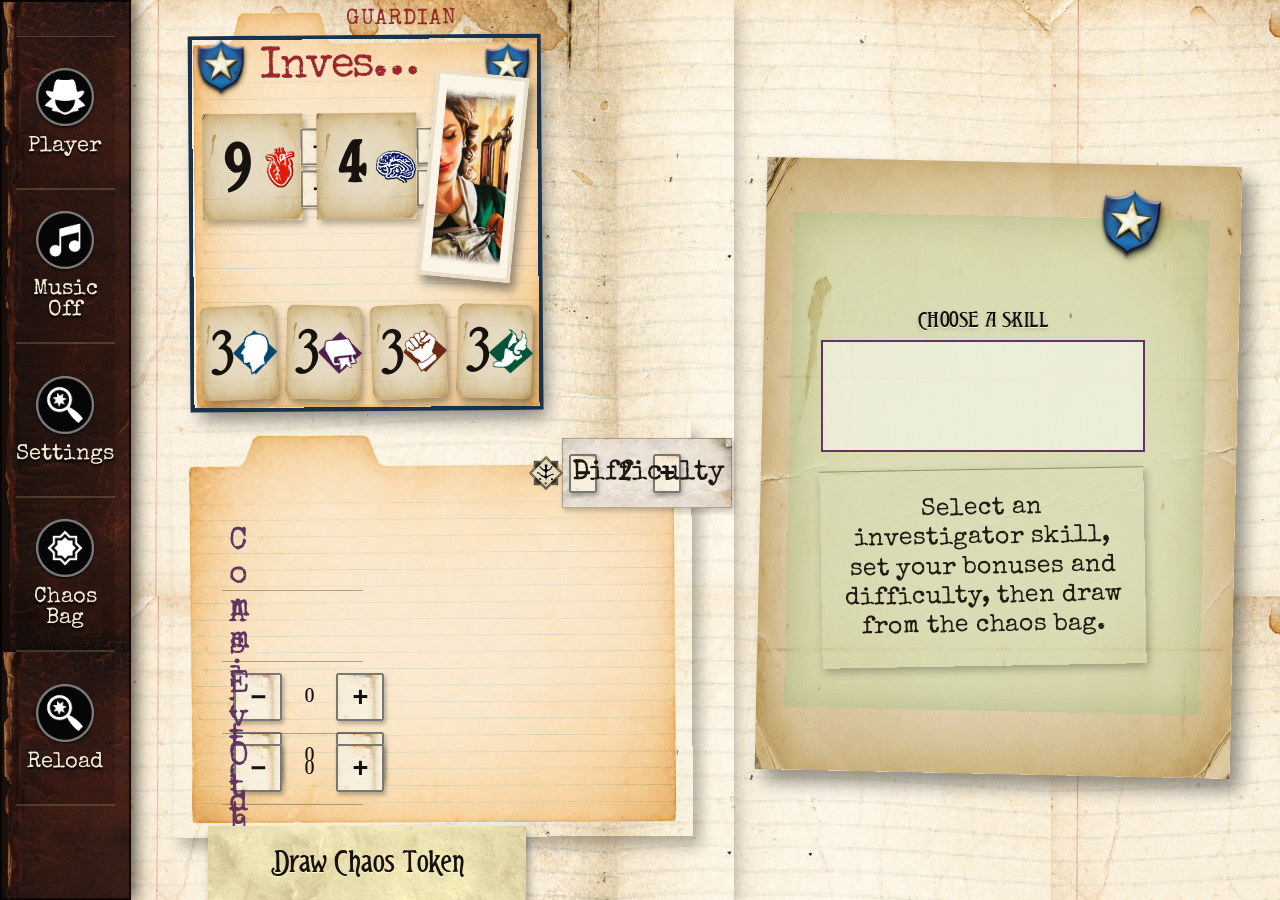
<file: arkham.html>
<!doctype html>
<html lang="en">
<head>
  <meta charset="utf-8">
  <meta name="viewport" content="width=device-width, initial-scale=1, maximum-scale=1, user-scalable=no, viewport-fit=cover">
  <title>Arkham Horror LCG — Skill Test Calculator</title>
  <link rel="icon" type="image/png" href="images/icons/favicon.png">
  <style>
    @import url('https://fonts.googleapis.com/css2?family=Alegreya+Sans:wght@400;500;600;700&family=Special+Elite&display=swap');
    @font-face { font-family: Teutonic; src: url('fonts/Teutonic.woff2') format('woff2'), url('fonts/Teutonic.woff') format('woff'); font-display:swap; }
    :root { --paper:#eee6cf; --ink:#16110d; --line:#3a2e23; --blue:#1a334d; --gold:#bd9a50; --green:#1c6a39; --red:#8b2025; --muted:#675846; }
    * { box-sizing:border-box; -webkit-tap-highlight-color:transparent; }
    html { min-height:100%; -webkit-text-size-adjust:100%; }
    body { margin:0; min-width:320px; height:100dvh; overflow:hidden; color:var(--ink); font:500 18px/1.2 'Alegreya Sans', sans-serif; background:#0a0b0d radial-gradient(circle at center, transparent 30%, rgba(0,0,0,.58)), url('images/textures/paper01.png') center / cover fixed; }
    button,input,select { font:inherit; }
    button { cursor:pointer; touch-action:manipulation; }
    .app { max-width:1500px; height:100dvh; margin:auto; padding:clamp(7px,1vw,16px); display:flex; flex-direction:column; overflow:hidden; }
    .masthead { display:none; }
    .save-bar { display:grid; grid-template-columns:minmax(140px,1fr) auto minmax(150px,1fr) auto auto; gap:7px; align-items:center; margin-top:10px; padding:8px; color:#f8f0dc; background:rgba(10,12,16,.78) url('images/textures/leather.png') center / cover; border:1px solid rgba(245,231,196,.35); }
    .save-bar input,.save-bar select { min-height:42px; border:1px solid rgba(245,231,196,.55); color:#fff8e7; background:rgba(0,0,0,.38); font:normal .82rem 'Special Elite',monospace; }
    .save-bar button { min-height:42px; padding:6px 11px; border:1px solid rgba(245,231,196,.55); color:#fff8e7; background:rgba(0,0,0,.32); font:normal .82rem 'Special Elite',monospace; }
    .layout { flex:1; min-height:0; display:grid; grid-template-columns:minmax(390px,1.08fr) minmax(320px,.92fr); gap:14px; margin-top:10px; overflow:hidden; }
    .panel { min-width:0; min-height:0; padding:clamp(11px,1.4vw,18px); overflow:hidden; background:rgba(245,240,224,.96) url('images/textures/paper01.png') 0 0 / cover; border:2px solid var(--line); box-shadow:3px 5px 14px rgba(0,0,0,.35); }
    .panel h2 { margin:0 0 12px; font:normal clamp(1.35rem,2.3vw,2rem) Teutonic,serif; }
    .panel h3 { margin:14px 0 7px; font:normal clamp(1.25rem,1.8vw,1.6rem) Teutonic,serif; letter-spacing:.02em; text-transform:uppercase; }
    .investigators { display:grid; grid-template-columns:repeat(2,minmax(0,1fr)); gap:10px; }
    .investigator { --investigator-color:var(--blue); padding:10px; border:2px solid var(--investigator-color); background:rgba(255,252,239,.62); }
    .investigator.selected { border-width:4px; outline:3px solid color-mix(in srgb,var(--investigator-color) 48%,#f9efd5); outline-offset:3px; box-shadow:inset 0 0 0 2px rgba(255,255,255,.7),0 0 15px color-mix(in srgb,var(--investigator-color) 60%,transparent); }
    .investigator-select { width:100%; min-height:58px; border:0; color:#fff8e7; background:var(--investigator-color); font:normal 1.32rem Teutonic,serif; }
    .investigator-summary { width:100%; min-height:132px; padding:10px; border:0; color:#fff8e7; background:linear-gradient(rgba(0,0,0,.27),rgba(0,0,0,.27)),color-mix(in srgb,var(--investigator-color) 88%,#10100d); text-align:left; text-shadow:0 1px 2px #000; }
    .investigator-summary-top { display:grid; grid-template-columns:1fr 48px; gap:7px; align-items:center; }
    .investigator-summary-name { overflow:hidden; text-overflow:ellipsis; white-space:nowrap; font:normal clamp(1.45rem,2.4vw,2rem) Teutonic,serif; }
    .investigator-summary-badge { width:48px; height:48px; object-fit:contain; filter:drop-shadow(0 2px 2px rgba(0,0,0,.45)); }
    .investigator-summary-skills { display:grid; grid-template-columns:repeat(4,minmax(0,1fr)); gap:4px; margin-top:9px; }
    .investigator-summary-skill { display:grid; grid-template-columns:25px 1fr; align-items:center; gap:2px; min-width:0; padding:3px; border:1px solid rgba(255,245,215,.42); background:rgba(0,0,0,.35); }
    .investigator-summary-skill img { width:24px; height:24px; object-fit:contain; }
    .investigator-summary-skill strong { text-align:center; font:normal 1.35rem Teutonic,serif; }
    .investigator-summary:active { transform:scale(.985); }
    .investigator-details { display:grid; grid-template-columns:1fr; gap:7px; margin-top:8px; }
    .investigator-name { min-width:0; min-height:42px; padding:5px 8px; border:1px solid var(--investigator-color); color:var(--ink); background:rgba(255,255,255,.68); font:600 1rem 'Alegreya Sans',Arial,sans-serif; }
    .investigator-color { width:48px; height:42px; padding:3px; border:1px solid var(--investigator-color); background:#fffaf0; }
    .class-picker { display:grid; grid-template-columns:repeat(5,minmax(0,1fr)); gap:4px; }
    .class-choice { display:grid; place-items:center; min-height:39px; padding:3px; border:1px solid rgba(58,46,35,.55); background:rgba(255,255,255,.6); }
    .class-choice img { width:30px; height:30px; object-fit:contain; }
    .class-choice.selected { border:2px solid var(--investigator-color); background:color-mix(in srgb,var(--investigator-color) 22%,#fff8e9); box-shadow:inset 0 0 7px color-mix(in srgb,var(--investigator-color) 48%,transparent); }
    .stat-grid { display:grid; grid-template-columns:repeat(2,minmax(0,1fr)); gap:8px; margin-top:10px; }
    .stat-input { display:grid; grid-template-columns:31px 42px minmax(30px,1fr) 42px; align-items:center; gap:5px; min-height:58px; padding:5px 6px; border:1px solid #80715e; background:rgba(255,255,255,.48); }
    .stat-input img { width:31px; height:31px; object-fit:contain; }
    .stat-input input { width:100%; min-width:0; border:0; outline:0; color:var(--ink); background:transparent; text-align:center; font:normal 1.75rem Teutonic,serif; }
    .stat-input button { width:42px; height:42px; border:1px solid var(--line); border-radius:4px; color:var(--ink); background:rgba(255,250,240,.88) url('images/textures/paper01.png') center / cover; font:bold 1.35rem Arial,sans-serif; }
    .skill-will { border-color:#1a4f78 !important; background-color:rgba(26,79,120,.15) !important; } .skill-intellect { border-color:#693b73 !important; background-color:rgba(105,59,115,.15) !important; } .skill-combat { border-color:#7a4027 !important; background-color:rgba(122,64,39,.15) !important; } .skill-agility { border-color:#1f6b52 !important; background-color:rgba(31,107,82,.15) !important; }
    .skill-buttons { display:grid; grid-template-columns:repeat(4,minmax(0,1fr)); gap:8px; }
    .skill-button { min-height:76px; border:2px solid #231c17; background:rgba(25,22,18,.82) url('images/textures/paper01.png') center / cover; background-blend-mode:multiply; display:flex; align-items:center; justify-content:center; gap:7px; color:#fff8e7; text-shadow:0 1px 2px #000; font:normal 1.65rem Teutonic,serif; }
    .skill-button img { width:39px; height:39px; object-fit:contain; }
    .skill-button.selected { box-shadow:inset 0 0 0 3px rgba(255,255,255,.64),inset 0 0 16px rgba(0,0,0,.35),0 0 12px rgba(0,0,0,.25); filter:saturate(1.4); transform:translateY(-1px); }
    .skill-button.skill-will { background-color:#123d61; } .skill-button.skill-intellect { background-color:#482558; } .skill-button.skill-combat { background-color:#602e1c; } .skill-button.skill-agility { background-color:#0f503b; }
    .skill-button.skill-will.selected { background-color:#1b5d8d !important; color:#fff8e7; } .skill-button.skill-intellect.selected { background-color:#673a78 !important; color:#fff8e7; } .skill-button.skill-combat.selected { background-color:#7c442a !important; color:#fff8e7; } .skill-button.skill-agility.selected { background-color:#1a7659 !important; color:#fff8e7; }
    .counter-line { display:grid; grid-template-columns:1fr auto; gap:12px; align-items:center; min-height:58px; padding:7px 10px; border:1px solid rgba(58,46,35,.4); background:rgba(255,255,255,.42); }
    .counter-line label { font:normal 1.34rem 'Special Elite','Courier New',monospace; }
    .counter { display:flex; align-items:center; gap:10px; }
    .counter button { width:48px; height:48px; border:2px solid var(--line); border-radius:4px; color:var(--ink); background:#faf7ee url('images/textures/clipperFlip.png') center / cover; font:bold 1.7rem Arial,sans-serif; }
    .counter output { min-width:36px; color:var(--blue); text-align:center; font:normal 2rem Teutonic,serif; }
    .test-math { display:grid; grid-template-columns:1fr auto 1fr auto 1fr; gap:8px; align-items:center; margin-top:14px; padding:12px; border:2px solid var(--blue); background:rgba(26,51,77,.1); text-align:center; }
    .test-math span { display:block; color:var(--muted); font:normal .72rem 'Special Elite',monospace; text-transform:uppercase; }
    .test-math strong { display:block; font:normal 2rem Teutonic,serif; }
    .test-math .operator { color:var(--blue); font:normal 1.8rem Teutonic,serif; }
    .draw-button { width:100%; min-height:74px; margin-top:16px; border:2px solid #7542a1; color:#f4edd9; background:linear-gradient(rgba(8,19,30,.2),rgba(8,19,30,.2)),url('images/textures/cosmic2.png') 0 0 / cover; box-shadow:inset 0 0 20px rgba(0,0,0,.5),0 3px 8px rgba(0,0,0,.32); font:normal clamp(1.45rem,3vw,2.15rem) Teutonic,serif; }
    .draw-button:active,.counter button:active,.skill-button:active,.investigator-select:active { transform:scale(.98); filter:brightness(.85); }
    .result { min-height:285px; display:grid; grid-template-columns:145px 1fr; gap:18px; align-items:center; padding:18px; overflow:hidden; border:2px solid var(--line); background:linear-gradient(rgba(255,255,255,.38),rgba(255,255,255,.38)),url('images/textures/notebookpaper.png') center / cover; box-shadow:inset 0 0 32px rgba(76,59,36,.18); }
    .result-token { width:min(145px,24vw); aspect-ratio:1; background:center / contain no-repeat; filter:drop-shadow(0 4px 5px rgba(0,0,0,.45)); }
    .result-token.empty { background-image:url('images/icons/bag.png'); opacity:.52; }
    .result-copy { min-width:0; }
    .result-title { margin:0; font:normal clamp(2rem,3.8vw,3.35rem) Teutonic,serif; text-shadow:0 1px 0 rgba(255,255,255,.75),0 2px 4px rgba(0,0,0,.2); }
    .result-title.success { color:var(--green); } .result-title.failure { color:var(--red); } .result-title.resolve { color:var(--blue); }
    .result-effect { margin:10px 0 0; font:normal clamp(1rem,1.8vw,1.22rem)/1.38 'Special Elite',Courier New,monospace; }
    .result-grid { display:grid; grid-template-columns:repeat(3,minmax(0,1fr)); gap:7px; margin-top:12px; }
    .result-grid div { padding:7px 4px; background:rgba(255,255,255,.63); border:1px solid rgba(58,46,35,.35); text-align:center; }
    .result-grid span { display:block; color:var(--muted); font:normal .82rem Teutonic,serif; text-transform:uppercase; } .result-grid strong { font:normal 1.55rem Teutonic,serif; }
    #test-result.revealed .result-token { animation:token-reveal .68s cubic-bezier(.175,.885,.32,1.275); } #test-result.revealed .result-copy { animation:result-copy-in .45s ease-out; }
    @keyframes token-reveal { 0%{transform:scale(.15) rotate(-150deg);opacity:0} 65%{transform:scale(1.16) rotate(12deg);opacity:1} 100%{transform:scale(1) rotate(0)} } @keyframes result-copy-in { from{opacity:0;transform:translateY(10px)} to{opacity:1;transform:translateY(0)} }
    .campaign-row { display:grid; grid-template-columns:minmax(0,1fr) minmax(110px,.55fr) auto; gap:8px; align-items:center; }
    select { width:100%; min-height:52px; padding:7px 10px; border:2px solid var(--line); border-radius:0; color:var(--ink); background:#f8f2df; font-family:'Special Elite',monospace; }
    .small-button { min-height:52px; padding:8px 12px; border:2px solid var(--line); background:#e8dcc1; color:var(--ink); font-family:'Special Elite',monospace; }
    .bag-help { margin:10px 0 0; color:var(--muted); font-size:.9rem; }
    .bag-editor { display:grid; grid-template-columns:repeat(2,minmax(0,1fr)); gap:7px; margin-top:12px; }
    .token-row { display:grid; grid-template-columns:35px 1fr auto; gap:6px; align-items:center; min-height:48px; padding:4px 6px; border:1px solid rgba(58,46,35,.32); background:rgba(255,255,255,.45); }
    .token-row img { width:31px; height:31px; object-fit:contain; } .token-fallback { display:grid; place-items:center; width:31px; height:31px; border-radius:50%; background:#5d5144; color:white; font:normal .6rem 'Special Elite',monospace; }
    .token-row label { min-width:0; overflow:hidden; text-overflow:ellipsis; white-space:nowrap; font:normal .82rem 'Special Elite',monospace; }
    .token-row input { width:46px; min-height:36px; border:1px solid var(--line); background:#fffaf0; text-align:center; font:normal 1.25rem Teutonic,serif; }
    .bag-count { margin:10px 0 0; color:var(--blue); font:normal 1rem 'Special Elite',monospace; }
    .bag-open { width:100%; min-height:62px; margin-top:12px; border:2px solid var(--blue); color:#fff8e7; background:var(--blue) url('images/textures/paper01.png') center / cover; font:normal 1.3rem Teutonic,serif; }
    .bag-modal { position:fixed; inset:0; z-index:20; display:none; place-items:center; padding:14px; background:rgba(0,0,0,.72); }
    .bag-modal.open { display:grid; }
    .bag-dialog { width:min(760px,100%); max-height:min(92dvh,900px); overflow:auto; padding:clamp(14px,3vw,26px); border:2px solid var(--line); background:#eee6cf url('images/textures/notebookpaper.png') center / cover; box-shadow:0 14px 40px #000; }
    .bag-dialog-heading { display:flex; align-items:center; justify-content:space-between; gap:10px; border-bottom:2px solid var(--line); padding-bottom:8px; }
    .bag-dialog-heading h2 { margin:0; font:normal clamp(1.5rem,3vw,2.2rem) Teutonic,serif; }
    .bag-close { width:46px; height:46px; border:0; color:var(--ink); background:transparent; font:normal 2rem Arial,sans-serif; }
    .bag-dialog .bag-editor { grid-template-columns:repeat(3,minmax(0,1fr)); }
    .mobile-nav { display:none; }
    .top-actions { display:flex; align-items:stretch; justify-content:flex-end; gap:4px; padding:5px 7px; border:2px solid #16110d; background:#0d0907 url('images/textures/leather.png') 0 0 / cover; box-shadow:0 3px 10px rgba(0,0,0,.48); }
    .top-actions button { display:flex; align-items:center; justify-content:center; gap:6px; min-height:42px; padding:5px 12px; border:1px solid rgba(247,232,195,.42); color:#fff8e7; background:rgba(8,6,5,.52); text-shadow:0 1px 2px #000; font:normal .92rem 'Special Elite','Courier New',monospace; }
    .top-actions button:hover,.top-actions button:focus-visible { background:rgba(122,84,42,.45); outline:0; }
    .top-actions img { width:25px; height:25px; object-fit:contain; filter:drop-shadow(0 1px 1px #000); }
    .music-status.on { border-color:#6cab79; color:#e7ffe9; box-shadow:inset 0 0 0 1px rgba(77,175,93,.42); }
    .settings-modal,.music-modal { position:fixed; inset:0; z-index:30; display:none; place-items:center; padding:14px; background:rgba(0,0,0,.74); }
    .settings-modal.open,.music-modal.open,.investigator-modal.open { display:grid; }
    .settings-dialog,.music-dialog { width:min(620px,100%); max-height:90dvh; overflow:auto; padding:18px; border:2px solid #111; color:var(--ink); background:#eee6cf url('images/textures/notebookpaper.png') center / cover; box-shadow:0 14px 40px #000; }
    .dialog-heading { display:flex; justify-content:space-between; align-items:center; gap:10px; padding-bottom:8px; border-bottom:2px solid var(--line); }
    .dialog-heading h2 { margin:0; font:normal 1.7rem Teutonic,serif; }
    .dialog-close { width:44px; height:44px; border:0; background:transparent; color:var(--ink); font-size:2rem; }
    .track-list { display:grid; grid-template-columns:repeat(2,minmax(0,1fr)); gap:9px; margin-top:14px; }
    .track-list button { min-height:60px; border:2px solid var(--line); color:var(--ink); background:rgba(255,255,255,.64) url('images/textures/paper01.png') center / cover; font:normal 1rem 'Special Elite',monospace; }
    .track-list button.active { border-color:var(--green); background-color:rgba(65,143,83,.22); }
    .music-controls { display:grid; grid-template-columns:auto auto 1fr; gap:10px; align-items:center; margin-top:13px; }
    .music-controls button { min-height:50px; padding:6px 18px; border:2px solid var(--blue); color:#fff8e7; background:var(--blue); font:normal 1.2rem Teutonic,serif; }
    .music-controls input { width:100%; }
    .music-timeline { display:grid; grid-template-columns:48px 1fr 48px; gap:8px; align-items:center; margin-top:12px; font:normal .8rem 'Special Elite',monospace; }
    .music-timeline input { width:100%; accent-color:var(--blue); }
    .music-timeline span { text-align:center; white-space:nowrap; }
    .investigator-modal { position:fixed; inset:0; z-index:32; display:none; place-items:center; padding:12px; background:rgba(0,0,0,.74); }
    .investigator-dialog { width:min(670px,100%); padding:18px; border:2px solid var(--line); background:#eee6cf url('images/textures/notebookpaper.png') 0 0 / cover; box-shadow:0 14px 40px #000; }
    .editor-name { width:100%; min-height:55px; margin:14px 0 10px; padding:8px 10px; border:2px solid var(--editor-color,var(--blue)); color:var(--ink); background:rgba(255,255,255,.68); font:normal clamp(1.5rem,3vw,2.1rem) Teutonic,serif; }
    .editor-section-title { margin:10px 0 6px; font:normal 1.2rem Teutonic,serif; }
    .editor-stat-grid { display:grid; grid-template-columns:repeat(2,minmax(0,1fr)); gap:7px; }
    .bag-modal-controls { display:grid; grid-template-columns:minmax(0,1fr) minmax(115px,.55fr) auto; gap:8px; margin:12px 0 4px; }
    @media (max-width:820px) { body { font-size:16px; } .app { padding:6px; } .top-actions { justify-content:stretch; gap:3px; } .top-actions button { flex:1; min-width:0; padding:4px; font-size:.9rem; } .top-actions img { width:22px; height:22px; } .save-bar { grid-template-columns:1fr auto auto; margin-top:0; } .save-bar select { grid-column:1 / -1; } .mobile-nav { display:grid; grid-template-columns:1fr 1fr; gap:5px; margin-top:5px; } .mobile-nav button { min-height:42px; border:2px solid var(--blue); color:var(--ink); background:#f7f0df url('images/textures/paper01.png') 0 0 / cover; font:normal 1.05rem Teutonic,serif; } .layout { position:relative; display:block; margin-top:5px; overflow:hidden; } .layout > .panel { height:100%; overflow:hidden; } #result-panel { display:none; position:absolute; inset:0; z-index:4; } .layout.show-result > #result-panel { display:block; } .layout.show-result > section.panel { display:none; } .panel { padding:8px; } .panel h2 { margin-bottom:5px; } .panel h3 { margin:7px 0 4px; } .investigator-select { min-height:43px; } .investigator-details { margin-top:4px; } .investigator-name { min-height:34px; font-size:1rem; } .class-choice { min-height:30px; } .class-choice img { width:23px; height:23px; } .stat-input { min-height:42px; } .counter-line { min-height:43px; padding:3px 7px; } .counter-line label { font-size:.88rem; } .counter button { width:38px; height:38px; } .draw-button { min-height:55px; margin-top:8px; } .result { min-height:225px; grid-template-columns:100px 1fr; padding:11px; } .result-token { width:98px; } .result-title { font-size:2rem; } .result-grid strong { font-size:1.35rem; } .bag-dialog .bag-editor { grid-template-columns:repeat(2,minmax(0,1fr)); } .back-to-test { display:block; width:100%; min-height:42px; margin-bottom:6px; border:2px solid var(--blue); color:var(--ink); background:#f7f0df; font:normal 1.05rem Teutonic,serif; } }
    @media (min-width:821px) { .back-to-test { display:none; } }
    @media (max-width:480px) { .top-actions button { flex-direction:column; gap:1px; min-height:48px; font-size:.64rem; white-space:nowrap; } .top-actions img { width:23px; height:23px; } .investigators { gap:6px; } .investigator { padding:4px; } .investigator-summary { min-height:103px; padding:5px; } .investigator-summary-top { grid-template-columns:1fr 36px; } .investigator-summary-name { font-size:1.1rem; } .investigator-summary-badge { width:36px; height:36px; } .investigator-summary-skills { margin-top:4px; gap:2px; } .investigator-summary-skill { grid-template-columns:20px 1fr; padding:2px; } .investigator-summary-skill img { width:20px; height:20px; } .investigator-summary-skill strong { font-size:1.05rem; } .investigator-select { min-height:42px; font-size:1rem; } .stat-grid { gap:4px; margin-top:5px; } .stat-input { grid-template-columns:23px 34px minmax(23px,1fr) 34px; min-height:40px; padding:2px; } .stat-input img { width:23px; height:23px; } .stat-input button { width:34px; height:34px; } .skill-button { min-height:52px; padding:3px; font-size:1.05rem; gap:3px; } .skill-button img { width:27px; height:27px; } .counter-line { display:inline-grid; width:calc(50% - 3px); grid-template-columns:1fr; gap:1px; min-height:59px; margin:0 2px 4px 0; padding:3px; text-align:center; vertical-align:top; } .counter-line label { font-size:.66rem; white-space:nowrap; } .counter { justify-content:center; gap:5px; } .counter button { width:32px; height:32px; font-size:1.25rem; } .counter output { min-width:22px; font-size:1.35rem; } .test-math strong { font-size:1.3rem; } .test-math { margin-top:6px; padding:5px 3px; gap:2px; } .test-math span { font-size:.56rem; } .test-math .operator { font-size:1.1rem; } .draw-button { min-height:48px; margin-top:5px; font-size:1.25rem; } .bag-editor { gap:5px; } .token-row { grid-template-columns:28px 1fr 39px; min-height:42px; padding:3px; } .token-row img,.token-fallback { width:26px; height:26px; } .token-row input { width:39px; min-height:32px; } .editor-stat-grid { gap:5px; } .bag-modal-controls { grid-template-columns:1fr 1fr; } .bag-modal-controls .small-button { grid-column:1 / -1; } }
    @media (max-width:820px) { .counter-line { min-height:47px; } .counter-line label { font-size:1.04rem; } }
    @media (max-width:480px) { .counter-line label { font-size:.84rem; } }
    .investigator-summary-top { grid-template-columns:64px 1fr 48px; }
    .investigator-photo { width:58px; height:68px; padding:3px; border:2px solid #2d251b; background:#e9dfc8; object-fit:cover; box-shadow:2px 3px 5px rgba(0,0,0,.55); transform:rotate(-2deg); }
    .portrait-picker { display:grid; grid-template-columns:repeat(5,minmax(0,1fr)); gap:6px; }
    .portrait-choice { min-height:78px; padding:3px; border:2px solid #5c4d3c; background:#f4eddb url('images/textures/paper01.png') 0 0 / cover; }
    .portrait-choice img { width:100%; height:66px; object-fit:cover; }
    .portrait-choice.selected { border-color:var(--editor-color); box-shadow:inset 0 0 0 2px #fff4d4,0 0 8px var(--editor-color); }
    .editor-stat-grid .stat-input { background:rgba(255,253,243,.94) url('images/textures/paper01.png') 0 0 / cover; box-shadow:inset 0 0 10px rgba(77,55,30,.15); }
    .result { min-height:360px; display:flex; flex-direction:column; justify-content:center; gap:8px; padding:20px; text-align:center; background:linear-gradient(rgba(255,255,255,.48),rgba(255,255,255,.48)),url('images/textures/notebookpaper.png') 0 0 / cover; }
    .result-token { width:min(168px,31vw); margin:0 auto; }
    .result-token.empty { display:none; background-image:none; }
    .result-title { font-size:clamp(2.25rem,4vw,3.7rem); }
    .result-effect { max-width:540px; margin:8px auto 0; padding:12px 16px; background:rgba(239,230,208,.9) url('images/textures/paper01.png') 0 0 / cover; box-shadow:2px 4px 8px rgba(0,0,0,.27); transform:rotate(-1deg); }
    .result-grid { width:min(440px,100%); margin:8px auto 0; }
    .result.success .result-token { filter:drop-shadow(0 0 12px rgba(27,120,67,.7)) drop-shadow(0 4px 5px rgba(0,0,0,.45)); }
    .result.failure .result-token { filter:drop-shadow(0 0 12px rgba(160,30,30,.7)) drop-shadow(0 4px 5px rgba(0,0,0,.45)); }
    .result.eldersign { color:#eaf7ff; border-color:#3f8bd8; background:linear-gradient(rgba(8,30,68,.38),rgba(9,20,57,.58)),url('images/textures/cosmic2.png') 0 0 / cover; }
    .result.eldersign .result-title { color:#f5dc72; text-shadow:0 0 14px #6cbaff,0 2px 4px #000; }
    .result.eldersign .result-token { width:min(205px,37vw); filter:drop-shadow(0 0 20px #76c9ff) drop-shadow(0 4px 6px #000); }
    .result.autofail { color:#fff0e9; border-color:#9d2727; background:linear-gradient(rgba(68,5,7,.38),rgba(25,3,5,.78)),url('images/textures/cosmic2.png') 0 0 / cover; }
    .result.autofail .result-title { color:#ffb0a5; text-shadow:0 0 14px #e62f2f,0 2px 4px #000; }
    .result.autofail .result-token { width:min(205px,37vw); filter:drop-shadow(0 0 20px #ee3b3b) drop-shadow(0 4px 6px #000); }
    .result.eldersign .result-grid,.result.autofail .result-grid,.result.eldersign .result-effect,.result.autofail .result-effect { color:var(--ink); }
    #test-result.revealed.eldersign { animation:elder-reveal 1.05s ease-out; } #test-result.revealed.autofail { animation:autofail-reveal .82s ease-out; }
    #test-result.revealed.eldersign .result-token { animation:elder-token 1.1s cubic-bezier(.16,.88,.25,1.35); } #test-result.revealed.autofail .result-token { animation:autofail-token .78s cubic-bezier(.25,.1,.3,1.4); }
    @keyframes elder-reveal { 0%,100%{filter:brightness(1)} 18%{filter:brightness(2.3)} 45%{filter:brightness(1.15)} } @keyframes elder-token { 0%{transform:scale(.05) rotate(-240deg);opacity:0} 65%{transform:scale(1.3) rotate(18deg);opacity:1} 100%{transform:scale(1) rotate(0)} } @keyframes autofail-reveal { 0%,100%{filter:brightness(1)} 25%,60%{filter:brightness(1.65) saturate(1.65)} } @keyframes autofail-token { 0%{transform:scale(.1) rotate(210deg);opacity:0} 55%{transform:scale(1.38) rotate(-17deg);opacity:1} 100%{transform:scale(1) rotate(0)} }
    @media (max-width:480px) { .investigator-summary-top { grid-template-columns:42px 1fr 36px; } .investigator-photo { width:38px; height:45px; } .portrait-choice { min-height:62px; } .portrait-choice img { height:50px; } .result { min-height:260px; padding:10px; } .result-effect { font-size:.86rem; padding:8px; } .result.eldersign .result-token,.result.autofail .result-token { width:132px; } }
    .investigator { position:relative; }
    .investigator-edit { position:absolute; top:6px; right:6px; z-index:2; min-height:31px; padding:4px 8px; border:1px solid rgba(255,247,222,.72); color:#fff8e7; background:rgba(0,0,0,.62); font:normal .72rem 'Special Elite','Courier New',monospace; }
    .investigator-summary { padding-right:56px; }
    .investigator-summary-skill { color:var(--ink); text-shadow:none; border-color:#74604b; background:rgba(251,247,233,.94) url('images/textures/paper01.png') 0 0 / cover; box-shadow:inset 0 0 7px rgba(88,59,31,.14); }
    .investigator-dialog { max-height:calc(100dvh - 24px); overflow-y:auto; overscroll-behavior:contain; -webkit-overflow-scrolling:touch; }
    .bag-open { background:linear-gradient(rgba(12,34,53,.28),rgba(12,34,53,.38)),url('images/textures/notebookpaper.png') 0 0 / cover; box-shadow:inset 0 0 18px rgba(0,0,0,.34),0 3px 7px rgba(0,0,0,.3); }
    .token-row img,.token-fallback { cursor:pointer; }
    .token-row img:active,.token-fallback:active { transform:scale(.9); filter:brightness(1.35); }
    @media (max-width:480px) { .investigator-edit { top:4px;right:4px;min-height:26px;font-size:.58rem;padding:3px 5px; } .investigator-summary { padding-right:42px; } }
    .investigators { gap:14px; padding:5px 0 12px; }
    .investigator { border:0; background:transparent; transition:transform .2s ease,filter .2s ease; }
    .investigator.selected { outline:0; border:0; transform:scale(1.045) rotate(-5deg); z-index:3; box-shadow:0 8px 16px rgba(0,0,0,.5); }
    .investigator-summary { min-height:150px; padding:12px 58px 12px 12px; }
    .investigator-photo { width:69px; height:82px; }
    .investigator-summary-top { grid-template-columns:76px 1fr 54px; }
    .investigator-summary-badge { width:54px; height:54px; }
    .investigator-summary-skill { grid-template-columns:31px 1fr; min-height:38px; }
    .investigator-summary-skill img { width:30px; height:30px; }
    .investigator-summary-skill strong { font-size:1.55rem; }
    .layout > section.panel .counter-line { display:inline-grid; width:calc(50% - 4px); grid-template-columns:1fr auto; margin:0 4px 7px 0; vertical-align:top; }
    .result { background-position:0 -150px; }
    .token-row.selected-token { border:2px solid #2f7b45; background:rgba(61,145,80,.23) url('images/textures/paper01.png') 0 0 / cover; box-shadow:inset 0 0 10px rgba(37,116,55,.32); }
    @media (max-width:820px) { .layout > section.panel .counter-line { width:calc(50% - 4px); } }
    @media (max-width:480px) { .investigators { gap:10px; padding:4px 0 8px; } .investigator.selected { transform:scale(1.025) rotate(-3deg); } .investigator-summary { min-height:112px; padding:5px 43px 5px 5px; } .investigator-summary-top { grid-template-columns:44px 1fr 38px; } .investigator-photo { width:42px; height:52px; } .investigator-summary-badge { width:38px; height:38px; } .investigator-summary-skill { grid-template-columns:22px 1fr; min-height:26px; } .investigator-summary-skill img { width:21px; height:21px; } .investigator-summary-skill strong { font-size:1.12rem; } .layout > section.panel .counter-line { margin-bottom:4px; } }
    body { background:#342b20 linear-gradient(rgba(49,39,27,.82),rgba(49,39,27,.82)),url('images/textures/paper01.png') 0 0 / 520px 520px fixed; }
    .app { max-width:none; padding:4px 6px 6px; }
    .top-actions { padding:3px 5px; }
    .layout { gap:8px; margin-top:6px; }
    .panel { padding:8px; box-shadow:2px 3px 9px rgba(0,0,0,.34); }
    .token-row { opacity:.55; transition:background .15s ease,border-color .15s ease,box-shadow .15s ease,opacity .15s ease; }
    .token-row.populated-token { opacity:1; border:2px solid #2e7945; background:linear-gradient(rgba(65,142,78,.2),rgba(65,142,78,.2)),url('images/textures/paper01.png') 0 0 / cover; box-shadow:inset 0 0 12px rgba(30,106,49,.32),0 0 7px rgba(57,126,65,.22); }
    .token-row.populated-token img { filter:drop-shadow(0 0 4px rgba(80,177,91,.55)); }
    .token-row.selected-token { border-color:#a9d86a; box-shadow:inset 0 0 14px rgba(115,184,74,.5),0 0 10px rgba(126,190,76,.5); }
    @media (min-width:768px) and (orientation:landscape) { body { font-size:17px; } .app { padding:3px 5px 5px; } .top-actions { min-height:43px; } .top-actions button { min-height:35px; padding:3px 10px; } .top-actions img { width:21px; height:21px; } .layout { grid-template-columns:minmax(0,1.16fr) minmax(390px,.84fr); gap:7px; margin-top:5px; } .panel { padding:7px; } .investigators { gap:8px; padding:2px 0 7px; } .investigator-summary { min-height:118px; padding:7px 49px 7px 7px; } .investigator-summary-top { grid-template-columns:58px 1fr 44px; } .investigator-photo { width:53px; height:63px; } .investigator-summary-badge { width:44px; height:44px; } .investigator-summary-skills { margin-top:5px; } .investigator-summary-skill { grid-template-columns:25px 1fr; min-height:31px; } .investigator-summary-skill img { width:24px; height:24px; } .investigator-summary-skill strong { font-size:1.28rem; } .skill-button { min-height:58px; font-size:1.35rem; } .skill-button img { width:31px; height:31px; } .layout > section.panel .counter-line { min-height:46px; margin-bottom:5px; padding:3px 7px; } .counter-line label { font-size:1rem; } .counter button { width:39px; height:39px; } .test-math { margin-top:5px; padding:7px; } .draw-button { min-height:55px; margin-top:7px; font-size:1.55rem; } .result { min-height:0; height:calc(100% - 120px); padding:10px; gap:5px; } .result-token { width:min(118px,14vw); } .result-title { font-size:2.2rem; } .result-effect { margin-top:4px; padding:8px 12px; font-size:.9rem; } .result-grid { margin-top:4px; } .bag-open { min-height:48px; margin-top:6px; } .bag-help { margin:5px 0 0; font-size:.8rem; } .bag-dialog { width:min(1100px,96vw); max-height:94dvh; padding:14px; } .bag-dialog .bag-editor { grid-template-columns:repeat(4,minmax(0,1fr)); } .token-row { min-height:43px; } }
    @media (max-width:480px) { .app { padding:3px 4px 4px; } .layout { margin-top:4px; gap:4px; } .panel { padding:6px; } .token-row.populated-token { border-width:1px; } }
    body { background:#333 linear-gradient(rgba(51,51,51,.74),rgba(51,51,51,.74)),url('images/textures/paper01.png') 0 0 / 520px 520px fixed; }
    .top-actions { border-color:#101820; background:#263746 linear-gradient(rgba(255,255,255,.035),rgba(0,0,0,.12)),url('images/textures/paper01.png') 0 0 / 360px 360px; box-shadow:0 2px 7px rgba(0,0,0,.48); }
    .top-actions button { background:rgba(8,16,23,.28); }
    .result { background-image:linear-gradient(rgba(255,255,255,.31),rgba(255,255,255,.31)),url('images/textures/notePad.png'); background-position:0 0; }
    .bonus-grid { display:grid; grid-template-columns:repeat(2,minmax(0,1fr)); gap:6px; margin-top:6px; }
    .bonus-grid .counter-line { display:grid; width:auto; min-height:51px; margin:0; grid-template-columns:1fr auto; }
    .layout > section.panel > .counter-line { display:grid; width:100%; margin:6px 0 0; }
    @media (min-width:768px) and (orientation:landscape) { .bonus-grid { gap:5px; margin-top:5px; } .bonus-grid .counter-line { min-height:44px; margin:0; } .layout > section.panel > .counter-line { min-height:44px; margin-top:5px; } }
    @media (max-width:480px) { .bonus-grid { gap:4px; margin-top:4px; } .bonus-grid .counter-line { min-height:55px; } .bonus-grid .counter-line label { font-size:.72rem; white-space:normal; } }
    body { background:#333 radial-gradient(ellipse at center,rgba(102,82,58,.18),transparent 58%),url('images/textures/leather.png') 0 0 / 500px 500px fixed; }
    .layout { align-items:stretch; }
    .panel { border:0; box-shadow:none; background-color:transparent; }
    .layout > section.panel { background:linear-gradient(rgba(250,247,235,.88),rgba(250,247,235,.88)),url('images/textures/paper01.png') 0 0 / cover; box-shadow:0 5px 18px rgba(0,0,0,.35); }
    #result-panel { padding:0; background:transparent; }
    .result { height:100%; min-height:0; border:0; border-radius:0; box-shadow:none; background-image:linear-gradient(rgba(255,255,255,.22),rgba(255,255,255,.22)),url('images/textures/notePad.png'); background-position:0 0; background-size:cover; }
    .top-actions { border:0; border-bottom:2px solid #0a1118; border-radius:0; background:#101c28 linear-gradient(rgba(255,255,255,.03),rgba(0,0,0,.2)); box-shadow:0 3px 10px rgba(0,0,0,.55); }
    .top-actions button { background:transparent; border-color:rgba(238,224,190,.22); }
    .investigator-modal { background:rgba(12,10,8,.8); }
    .investigator-dialog { width:min(980px,96vw); border:0; border-radius:4px; background:url('images/textures/notebookpaper.png') 0 0 / cover; box-shadow:0 16px 44px rgba(0,0,0,.75); }
    .editor-card { display:grid; grid-template-columns:260px 1fr; gap:24px; padding-top:14px; }
    .editor-portrait-preview { width:100%; max-height:410px; min-height:280px; padding:7px; border:2px solid #2d251d; background:#eee2c7; object-fit:cover; box-shadow:5px 6px 12px rgba(0,0,0,.42); transform:rotate(-2deg); }
    .editor-details { min-width:0; }
    .editor-section-title { display:none; }
    .editor-name { margin:0 0 10px; background:transparent; border:0; border-bottom:2px solid #31291e; color:#183251; font-family:'Special Elite','Courier New',monospace; }
    .editor-details .class-picker { margin-bottom:10px; }
    .portrait-picker { grid-template-columns:repeat(6,minmax(0,1fr)); max-height:180px; overflow-y:auto; padding:3px; }
    .portrait-choice { min-height:60px; border-width:1px; }
    .portrait-choice img { height:52px; }
    .editor-stat-grid { grid-template-columns:repeat(4,minmax(0,1fr)); margin-top:12px; }
    .editor-stat-grid .stat-input { grid-template-columns:28px 1fr; min-height:74px; padding:5px; }
    .editor-stat-grid .stat-input button { display:none; }
    .editor-stat-grid .stat-input img { width:30px; height:30px; }
    .editor-stat-grid .stat-input input { font-size:2rem; }
    @media (max-width:680px) { .editor-card { grid-template-columns:105px 1fr; gap:12px; } .editor-portrait-preview { min-height:145px; max-height:220px; padding:4px; } .portrait-picker { grid-template-columns:repeat(5,minmax(0,1fr)); max-height:150px; } .editor-stat-grid { grid-template-columns:repeat(2,minmax(0,1fr)); } .editor-stat-grid .stat-input button { display:block; } .editor-stat-grid .stat-input { grid-template-columns:25px 34px 1fr 34px; min-height:48px; } }
    #result-panel { background:#12100e; }
    .result { background-color:#15120e; background-image:linear-gradient(rgba(255,255,255,.16),rgba(255,255,255,.16)),url('images/textures/notePad.png'); background-size:100% 100%; background-repeat:no-repeat; }
    .result-copy { width:min(100%,530px); }
    .result-comparison { display:flex; align-items:center; justify-content:center; gap:14px; min-height:88px; margin:7px auto 0; }
    .result-comparison[hidden] { display:none; }
    .result-score-counter { position:relative; display:grid; place-items:center; width:78px; height:78px; }
    .result-score-counter img { position:absolute; inset:0; width:100%; height:100%; object-fit:contain; filter:drop-shadow(0 2px 2px rgba(0,0,0,.45)); }
    .result-score-counter span { position:relative; z-index:1; font:normal 2.25rem Teutonic,serif; text-shadow:0 1px 1px #fff7df,0 1px 3px rgba(0,0,0,.35); }
    .result-score-vs { color:#1d1712; font:normal 1.55rem Teutonic,serif; }
    .bonus-grid { align-items:stretch; }
    .bonus-grid .counter-line,.layout > section.panel > .counter-line { grid-template-columns:minmax(0,1fr) 144px; }
    .bonus-grid .counter { display:grid; grid-template-columns:44px 1fr 44px; justify-items:center; gap:8px; width:144px; }
    .bonus-grid .counter button { width:44px; height:44px; }
    .bonus-grid .counter output { min-width:30px; }
    @media (max-width:480px) { .result-comparison { min-height:65px; gap:8px; } .result-score-counter { width:58px; height:58px; } .result-score-counter span { font-size:1.65rem; } .result-score-vs { font-size:1.15rem; } .bonus-grid .counter-line { grid-template-columns:minmax(0,1fr) 112px; } .bonus-grid .counter { grid-template-columns:34px 1fr 34px; width:112px; gap:4px; } .bonus-grid .counter button { width:34px; height:34px; } }
    .app { --active-class-color:#1a334d; background:#202b30 radial-gradient(ellipse at 70% 35%,rgba(125,153,144,.12),transparent 52%),url('images/textures/leather.png') 0 0 / 650px 650px; }
    .notebook-class-pin { position:absolute; top:18px; right:20px; z-index:3; width:62px; height:62px; object-fit:contain; filter:drop-shadow(2px 3px 3px rgba(0,0,0,.5)); transform:rotate(7deg); }
    .test-math { border:2px solid var(--active-class-color); background:linear-gradient(100deg,color-mix(in srgb,var(--active-class-color) 24%,#f1e9d5),rgba(255,255,255,.54)),url('images/textures/paper01.png') 0 0 / cover; box-shadow:inset 0 0 12px color-mix(in srgb,var(--active-class-color) 25%,transparent); }
    .test-math strong { color:var(--active-class-color); font-size:2.25rem; text-shadow:0 1px 0 #fff6df; }
    .test-math .operator { color:var(--active-class-color); }
    .investigator-summary { min-height:142px; background:linear-gradient(rgba(0,0,0,.23),rgba(0,0,0,.23)),color-mix(in srgb,var(--investigator-color) 92%,#0b1011); box-shadow:inset 0 0 22px rgba(0,0,0,.34),0 3px 8px rgba(0,0,0,.28); }
    .investigator-summary-skills { grid-template-columns:repeat(4,minmax(0,1fr)); gap:6px; }
    .investigator-summary-skill { grid-template-columns:1fr; justify-items:center; gap:2px; min-height:52px; padding:5px 3px; }
    .investigator-summary-skill img { width:31px; height:31px; }
    .investigator-summary-skill strong { font-size:1.6rem; }
    @media (min-width:821px) { .app { display:grid; grid-template-columns:112px minmax(0,1fr); grid-template-rows:minmax(0,1fr); gap:7px; padding:4px; } .top-actions { grid-column:1; grid-row:1; display:flex; flex-direction:column; justify-content:flex-start; gap:0; min-height:0; padding:7px 5px; border:2px solid rgba(0,0,0,.68); border-radius:0; background:linear-gradient(rgba(0,0,0,.16),rgba(0,0,0,.34)),var(--active-class-color) url('images/textures/leather.png') 0 0 / cover; box-shadow:4px 0 12px rgba(0,0,0,.58); } .top-actions button { flex:0 0 auto; min-height:86px; padding:8px 4px; border:0; border-bottom:1px solid rgba(240,221,178,.2); background:rgba(0,0,0,.15); flex-direction:column; font-size:.78rem; } .top-actions button:first-child { border-top:1px solid rgba(240,221,178,.2); } .top-actions img { width:34px; height:34px; } .layout { grid-column:2; grid-row:1; min-height:0; margin-top:0; } }
    @media (max-width:480px) { .notebook-class-pin { top:9px;right:9px;width:39px;height:39px; } .investigator-summary { min-height:116px; } .investigator-summary-skills { gap:3px; } .investigator-summary-skill { min-height:36px;padding:2px; } .investigator-summary-skill img { width:23px;height:23px; } .investigator-summary-skill strong { font-size:1.18rem; } }
    .track-heading { margin:14px 0 4px; font:normal 1.15rem Teutonic,serif; }
    .skill-buttons { grid-template-columns:1fr; gap:6px; }
    .skill-button { min-height:58px; justify-content:flex-start; padding:8px 16px; }
    @media (max-width:480px) { .skill-buttons { gap:4px; } .skill-button { min-height:48px; padding:5px 9px; } }
    .investigator { overflow:visible; border:3px solid var(--investigator-color); background:transparent; box-shadow:0 3px 9px rgba(0,0,0,.34); }
    .investigator-summary { min-height:150px; padding:10px 14px; color:var(--ink); text-shadow:none; background:rgba(250,247,235,.91) url('images/textures/paper01.png') 0 0 / cover; box-shadow:inset 0 0 16px rgba(72,51,30,.2); }
    .investigator-summary-top { grid-template-columns:88px 1fr; align-items:center; padding-right:35px; }
    .investigator-photo { width:78px; height:94px; padding:4px; border-color:var(--investigator-color); }
    .investigator-summary-name { color:#17120d; font-size:clamp(1.55rem,3vw,2.35rem); text-shadow:0 1px 0 #fff8e8; }
    .investigator-summary-skills { margin-top:8px; }
    .investigator-summary-skill { background:rgba(255,252,241,.84) url('images/textures/paper01.png') 0 0 / cover; }
    .investigator-class-badge { position:absolute; top:-24px; right:-22px; z-index:5; width:64px; height:64px; padding:0; border:0; background:transparent; filter:drop-shadow(2px 3px 3px rgba(0,0,0,.55)); transform:rotate(6deg); }
    .investigator-class-badge img { width:100%; height:100%; object-fit:contain; }
    .investigator-edit { display:none; }
    @media (max-width:480px) { .investigator-summary { min-height:120px;padding:6px 8px; } .investigator-summary-top { grid-template-columns:57px 1fr;padding-right:25px; } .investigator-photo { width:51px;height:62px; } .investigator-summary-name { font-size:1.32rem; } .investigator-class-badge { width:44px;height:44px;top:-15px;right:-13px; } }
    .difficulty-line { border:2px solid #7e2830; background:linear-gradient(100deg,rgba(135,34,42,.22),rgba(249,235,213,.72)),url('images/textures/paper01.png') 0 0 / cover; }
    .difficulty-line label { display:flex; align-items:center; gap:9px; color:#5e1f27; font-size:1.35rem; }
    .difficulty-line label img { width:34px; height:34px; object-fit:contain; }
    @media (min-width:821px) { .layout > section.panel { display:grid; grid-template-columns:minmax(235px,.76fr) minmax(350px,1.24fr); grid-template-rows:auto auto auto auto; column-gap:10px; row-gap:6px; overflow:visible; } .investigators { grid-column:1 / -1; grid-row:1; padding:20px 22px 10px; overflow:visible; } .skill-buttons { grid-column:1; grid-row:2 / span 2; align-content:start; } .layout > section.panel > .difficulty-line { grid-column:2;grid-row:2;margin:0; } .bonus-grid { grid-column:2;grid-row:3;margin:0; } .test-math { grid-column:1 / -1;grid-row:4; } .draw-button { grid-column:1 / -1;grid-row:5; } }
    @media (max-width:820px) { .difficulty-line label img { width:26px;height:26px; } }
    .investigator-class-badge { pointer-events:auto !important; cursor:pointer; touch-action:manipulation; }
    .bonus-grid { grid-template-columns:repeat(2,minmax(0,1fr)); gap:8px; }
    .bonus-grid .counter-line { grid-template-columns:minmax(0,1fr) auto; min-width:0; padding:5px 7px; }
    .bonus-grid .counter { width:132px; grid-template-columns:40px 1fr 40px; gap:6px; }
    .bonus-grid .counter button { width:40px; height:40px; }
    .skill-button { color:#fff5dc; background-blend-mode:multiply; text-shadow:0 2px 2px rgba(0,0,0,.78); }
    .skill-button.skill-will { background-color:#0b314f; } .skill-button.skill-intellect { background-color:#351a45; } .skill-button.skill-combat { background-color:#482014; } .skill-button.skill-agility { background-color:#0a392b; }
    @media (min-width:821px) { .layout > section.panel { grid-template-columns:minmax(180px,.48fr) minmax(420px,1.52fr); } .skill-buttons { width:100%; } }
    @media (max-width:480px) { .bonus-grid { gap:5px; } .bonus-grid .counter { width:106px; grid-template-columns:32px 1fr 32px; gap:3px; } .bonus-grid .counter button { width:32px;height:32px; } }
    /* Final tablet polish: keep every control inside its own paper field. */
    .investigator { position:relative; min-width:0; }
    .investigator.selected { border-width:4px; box-shadow:0 0 0 3px color-mix(in srgb,var(--investigator-color) 34%,transparent),0 7px 18px rgba(0,0,0,.38); transform:translateY(-3px) rotate(-1deg); }
    .investigator-summary { display:block; width:100%; min-width:0; overflow:hidden; }
    .investigator-summary-name { overflow:hidden; text-overflow:ellipsis; white-space:nowrap; }
    .investigator-class-badge { z-index:20; pointer-events:auto; }
    .bonus-grid .counter-line { min-width:0; grid-template-columns:minmax(0,1fr) 116px; gap:5px; padding:7px 8px; background:rgba(255,252,241,.68) url('images/textures/paper01.png') 0 0 / cover; }
    .bonus-grid .counter-line label { min-width:0; overflow-wrap:anywhere; line-height:1.02; font-size:1rem; }
    .bonus-grid .counter { width:116px; grid-template-columns:36px 1fr 36px; gap:4px; }
    .bonus-grid .counter button { width:36px; height:36px; min-width:36px; }
    .bonus-grid .counter output { min-width:24px; font-size:1.45rem; }
    @media (min-width:821px) {
      .layout { grid-template-columns:minmax(630px,1.18fr) minmax(470px,.82fr); gap:10px; }
      .layout > section.panel { grid-template-columns:minmax(220px,.42fr) minmax(0,1.58fr); column-gap:12px; row-gap:8px; padding:14px; }
      .investigators { padding:22px 28px 14px; gap:18px; }
      .investigator-summary { min-height:178px; padding:12px 16px; }
      .investigator-summary-top { grid-template-columns:96px minmax(0,1fr); }
      .investigator-photo { width:88px; height:106px; }
      .investigator-summary-name { font-size:2.1rem; }
      .investigator-summary-skill { min-height:58px; }
      .investigator-summary-skill img { width:35px; height:35px; }
      .investigator-summary-skill strong { font-size:1.85rem; }
      .skill-button { min-height:63px; padding:8px 13px; font-size:1.45rem; }
      .difficulty-line { min-height:62px; }
      .bonus-grid { gap:9px; }
      .bonus-grid .counter-line { min-height:58px; grid-template-columns:minmax(0,1fr) 126px; }
      .bonus-grid .counter { width:126px; grid-template-columns:40px 1fr 40px; }
      .bonus-grid .counter button { width:40px; height:40px; min-width:40px; }
    }
    @media (max-width:480px) {
      .bonus-grid .counter-line { grid-template-columns:minmax(0,1fr) 100px; padding:5px; }
      .bonus-grid .counter { width:100px; grid-template-columns:30px 1fr 30px; }
      .bonus-grid .counter button { width:30px; height:30px; min-width:30px; }
      .bonus-grid .counter-line label { font-size:.82rem; }
    }
    /* iPad binder board — the main play surface. */
    body { background:#34312d url('images/textures/notebookpapergrey.jpg') 0 0 / 680px auto; }
    .masthead,.mobile-nav { display:none !important; }
    .app { min-height:100dvh; background:linear-gradient(90deg,rgba(255,255,255,.1),transparent 20%),url('images/textures/notebookpaper.png') 0 0 / 980px auto; }
    .layout > .panel { border:0; border-radius:0; box-shadow:none; }
    .top-actions { z-index:10; }
    .top-actions button { color:#f4ebd6; text-shadow:0 2px 2px #000; font-family:'Special Elite','Courier New',monospace; }
    .top-actions button:hover,.top-actions button:focus-visible { background:rgba(255,220,154,.14); outline:0; }
    .layout > section.panel { position:relative; background:transparent; }
    .layout > section.panel::before { content:''; position:absolute; z-index:0; left:5%; top:2%; bottom:4%; width:74%; border:8px solid transparent; border-image:linear-gradient(135deg,#58412b,#c5a569,#4a3322) 1; background:rgba(255,250,231,.72) url('images/textures/notebookpaper.png') 0 0 / cover; box-shadow:8px 10px 14px rgba(0,0,0,.28); transform:rotate(-.5deg); }
    .layout > section.panel > * { position:relative; z-index:1; }
    .investigators { padding:32px 8% 18px 9%; gap:18px; }
    .investigator { background:#e8bd69 url('images/textures/papellow.jpg') 0 0 / cover; border:0; padding:9px 10px 13px; box-shadow:4px 8px 13px rgba(0,0,0,.35); transform:rotate(-1.2deg); }
    .investigator:nth-child(2) { transform:rotate(1.1deg); }
    .investigator.selected { transform:translateY(-5px) rotate(-1.4deg); box-shadow:0 0 0 4px var(--investigator-color),7px 12px 18px rgba(0,0,0,.45); }
    .investigator-summary { min-height:176px; padding:8px 10px; background:transparent; box-shadow:none; }
    .investigator-summary-top { grid-template-columns:86px minmax(0,1fr); align-items:start; padding-right:15px; }
    .investigator-photo { width:78px; height:101px; background:#f7f0dc; padding:5px; border:3px solid #352d26; box-shadow:2px 3px 5px rgba(0,0,0,.35); transform:rotate(-3deg); }
    .investigator-summary-name { padding-top:5px; color:#7d2929; font-family:'La Belle Aurore','Special Elite',cursive; font-size:clamp(1.8rem,3vw,2.7rem); line-height:1; text-shadow:0 1px 0 #fdf5dc; }
    .investigator-summary-skills { margin-top:-16px; margin-left:2px; padding-right:2px; gap:8px; }
    .investigator-summary-skill { min-height:68px; padding:4px; border:0; border-radius:3px; background:#f5f1e5 url('images/textures/notebookpaper.png') 0 0 / cover; box-shadow:2px 3px 4px rgba(0,0,0,.32); transform:rotate(-2deg); }
    .investigator-summary-skill:nth-child(even) { transform:rotate(2deg); }
    .investigator-summary-skill img { width:35px; height:35px; }
    .investigator-summary-skill strong { color:#17120d; font-size:2rem; }
    .investigator-class-badge { width:72px; height:72px; top:-32px; right:-26px; z-index:25; }
    .skill-buttons { padding-left:9%; gap:9px; }
    .skill-button { min-height:60px; padding:7px 14px; border:0; border-left:5px solid currentColor; background:#f5f2e8 url('images/textures/notebookpaper.png') 0 0 / cover; box-shadow:2px 3px 5px rgba(0,0,0,.32); color:#251f19; text-shadow:0 1px #fff; }
    .skill-button img { width:33px; height:33px; }
    .skill-button.skill-will { color:#164d78; background-color:#dce9ef; }
    .skill-button.skill-intellect { color:#572763; background-color:#eee1ef; }
    .skill-button.skill-combat { color:#74381f; background-color:#efe0d6; }
    .skill-button.skill-agility { color:#1e674d; background-color:#dbe9de; }
    .skill-button.selected { color:#fffaf0; background:linear-gradient(110deg,var(--active-class-color),color-mix(in srgb,var(--active-class-color) 45%,#111)); box-shadow:0 0 0 3px rgba(255,247,222,.8),3px 5px 8px rgba(0,0,0,.45); }
    .difficulty-line { margin:0 9% 0 0 !important; min-height:74px; border:0; background:#ded2b0 url('images/textures/paper01.png') 0 0 / cover; box-shadow:inset 0 0 0 1px rgba(70,50,30,.32),2px 3px 5px rgba(0,0,0,.23); }
    .difficulty-line label { order:2; justify-content:flex-end; color:#201912; font-size:1.65rem; }
    .difficulty-line .counter { order:1; }
    .counter button { border:0; border-radius:2px; color:#111; background:#f6f4ed url('images/textures/notebookpaper.png') 0 0 / cover; box-shadow:inset 0 0 0 2px #777,2px 3px 4px rgba(0,0,0,.27); }
    .counter output { color:#19130d; font:normal 2rem Teutonic,serif; }
    .bonus-grid { padding:8px 9% 0 9%; grid-template-columns:1fr !important; gap:0; background:rgba(250,246,226,.32); }
    .bonus-grid .counter-line { min-height:68px; grid-template-columns:minmax(150px,1fr) 140px; padding:6px 12px; border:0; border-bottom:1px solid rgba(75,54,34,.4); background:transparent; }
    .bonus-grid .counter-line label { color:#613463; font-family:'La Belle Aurore','Special Elite',cursive; font-size:2rem; overflow:visible; }
    .bonus-grid .counter { width:140px; grid-template-columns:44px 1fr 44px; }
    .bonus-grid .counter button { width:44px; height:44px; min-width:44px; }
    .test-math { margin:12px 9% 0; min-height:78px; border:0; background:rgba(255,250,235,.78) url('images/textures/notebookpaper.png') 0 0 / cover; box-shadow:inset 0 0 0 1px rgba(58,40,24,.25); }
    .draw-button { margin:10px 9% 14px auto; width:72%; min-height:68px; border:0; color:#17120d; background:#e1b050 url('images/textures/papellow.jpg') 0 0 / cover; box-shadow:3px 5px 8px rgba(0,0,0,.35); font:normal 2.1rem Teutonic,serif; text-shadow:0 1px #fff7d8; }
    #result-panel { position:relative; padding:42px 36px 38px; background:transparent; }
    #result-panel::before { content:''; position:absolute; inset:8% 6% 8% 4%; z-index:0; border:12px solid transparent; border-image:linear-gradient(135deg,#64492e,#302119,#b28a56,#442d1d) 1; background:#eadfc7 url('images/textures/notebookpaper.png') 0 0 / cover; box-shadow:10px 12px 18px rgba(0,0,0,.42); transform:rotate(1.6deg); }
    #result-panel::after { content:''; position:absolute; inset:15% 11% 14% 9%; z-index:0; background:rgba(205,223,169,.46); box-shadow:inset 0 0 35px rgba(65,94,40,.2); transform:rotate(1.6deg); }
    #result-panel > * { position:relative; z-index:1; }
    .result { height:100%; min-height:540px; padding:75px 10% 48px; background:transparent; box-shadow:none; display:flex; flex-direction:column; justify-content:center; text-align:center; }
    .notebook-class-pin { top:16px; right:4px; width:62px; height:62px; }
    .result-token { align-self:center; width:min(170px,16vw); height:min(170px,16vw); margin:-74px 0 8px; filter:drop-shadow(0 4px 6px rgba(0,0,0,.4)); }
    .result-title { font-size:3.3rem; order:3; }
    .result-comparison { order:2; margin:0 auto 8px; padding:12px 20px; border:2px solid #613463; background:rgba(255,255,255,.48); }
    .result-effect { order:4; margin:12px auto 0; padding:20px; border-top:1px solid rgba(68,48,27,.45); background:transparent; color:#221b14; font-size:1.35rem; }
    .result-grid { display:none !important; }
    @media (min-width:821px) { .app { grid-template-columns:122px minmax(0,1fr); gap:0; padding:0; } .top-actions { padding:18px 7px; } .top-actions button { min-height:116px; font-size:1.15rem; gap:8px; } .top-actions img { width:48px; height:48px; } .layout { grid-template-columns:minmax(650px,1.07fr) minmax(530px,.93fr); gap:0; } .layout > section.panel { grid-template-columns:minmax(220px,.38fr) minmax(390px,.62fr); padding:0; column-gap:10px; row-gap:8px; } .investigators { grid-column:1 / -1; } .skill-buttons { grid-column:1; grid-row:2 / span 3; } .difficulty-line { grid-column:2; grid-row:2; } .bonus-grid { grid-column:2; grid-row:3; } .test-math { grid-column:1 / -1; grid-row:4; } .draw-button { grid-column:2; grid-row:5; } }
    @media (max-width:820px) { .top-actions { display:flex; } .investigators { padding:24px 7px 12px; } .layout > section.panel::before { left:1%; width:98%; } .bonus-grid { padding:6px 5%; } .bonus-grid .counter-line { min-height:54px; } .bonus-grid .counter-line label { font-size:1.45rem; } }
    /* Reference composition: leather spine / clipped player file / working notes. */
    @media (min-width:821px) and (orientation:landscape) {
      .app { max-width:none; grid-template-columns:clamp(130px,10.2vw,210px) minmax(0,1fr); }
      .top-actions { padding:34px 14px 0; background-color:#20140e; background-size:460px 650px; box-shadow:5px 0 15px rgba(0,0,0,.62); }
      .top-actions button { min-height:154px; padding:14px 4px; gap:10px; border-bottom:2px solid rgba(236,208,155,.2); font-size:1.35rem; }
      .top-actions img { width:58px; height:58px; }
      .layout { grid-template-columns:minmax(0,1.05fr) minmax(0,.95fr); background:linear-gradient(90deg,rgba(255,255,255,.15),transparent 40%),url('images/textures/notebookpaper.png') 0 0 / 920px auto; }
      .layout > section.panel { display:grid; grid-template-columns:clamp(165px,25%,250px) minmax(0,1fr); grid-template-rows:clamp(300px,31vw,420px) 84px minmax(270px,1fr) 74px; align-content:start; min-height:100dvh; padding:0 0 0 clamp(20px,3vw,54px); overflow:visible; }
      .layout > section.panel::before { left:8%; top:40%; bottom:9%; width:72%; border:0; background:transparent url('images/textures/card2.png') center / 100% 100% no-repeat; box-shadow:8px 10px 14px rgba(0,0,0,.28); transform:rotate(-.25deg); }
      .investigators { grid-column:1 / -1; grid-row:1; width:82%; max-width:800px; margin:42px 0 0 42px; padding:40px 25px 22px; gap:20px; align-self:start; background:transparent url('images/textures/card01.png') center / 100% 100% no-repeat; box-shadow:none; transform:rotate(-1.7deg); }
      .investigators::before { content:''; position:absolute; z-index:-1; top:-27px; left:25px; width:65%; height:52px; border-radius:19px 19px 0 0; background:#f0e6ce url('images/textures/notebookpaper.png') 0 0 / cover; box-shadow:0 -6px 8px rgba(0,0,0,.25); }
      .investigators::after { content:'PLAYER FILE'; position:absolute; top:-17px; left:52px; color:#18233d; font:normal 1.25rem 'Special Elite','Courier New',monospace; letter-spacing:.08em; }
      .investigator { padding:8px; box-shadow:3px 5px 7px rgba(0,0,0,.32); }
      .investigator-summary { min-height:242px; padding:9px 12px; }
      .investigator-summary-top { grid-template-columns:105px minmax(0,1fr); }
      .investigator-photo { width:96px; height:126px; }
      .investigator-summary-name { font-size:2.55rem; }
      .investigator-summary-skills { margin-top:-25px; gap:10px; }
      .investigator-summary-skill { min-height:82px; }
      .investigator-summary-skill img { width:41px; height:41px; }
      .investigator-summary-skill strong { font-size:2.35rem; }
      .investigator-class-badge { width:82px; height:82px; top:-43px; right:-34px; }
      .skill-buttons { grid-column:1; grid-row:2 / span 2; padding:18px 14px 10px 7%; gap:11px; align-content:start; }
      .skill-button { min-height:66px; font-size:1.4rem; }
      .difficulty-line { grid-column:2; grid-row:2; width:87%; margin:18px 0 0 0 !important; min-height:68px; }
      .difficulty-line label { font-size:1.75rem; }
      .bonus-grid { grid-column:2; grid-row:3; width:87%; margin:8px 0 0; padding:7px 10px 8px; }
      .bonus-grid .counter-line { min-height:65px; grid-template-columns:minmax(150px,1fr) 150px; }
      .bonus-grid .counter-line label { font-size:2rem; }
      .bonus-grid .counter { width:150px; grid-template-columns:48px 1fr 48px; }
      .bonus-grid .counter button { width:48px; height:48px; min-width:48px; }
      .test-math { display:none; }
      .draw-button { grid-column:2; grid-row:4; width:87%; margin:8px 0 0; min-height:70px; font-size:2.05rem; }
      #result-panel { min-height:100dvh; padding:142px 84px 82px 36px; overflow:visible; }
      #result-panel::before { inset:18% 8% 14% 5%; border:0; background:transparent url('images/textures/card3.png') center / 100% 100% no-repeat; box-shadow:10px 12px 18px rgba(0,0,0,.42); transform:rotate(1.2deg); }
      #result-panel::after { inset:24% 14% 21% 10%; transform:rotate(1.2deg); }
      .result { min-height:0; height:100%; padding:42px 12% 40px; justify-content:center; }
      .result-token { width:min(206px,15vw); height:min(206px,15vw); margin:-126px auto 12px; }
      .result-title { font-size:3.8rem; line-height:.9; }
      .result-comparison { min-height:112px; padding:17px 32px; }
      .result-score-counter { width:102px; height:102px; }
      .result-score-counter span { font-size:3rem; }
      .result-score-vs { font-size:2rem; }
      .result-effect { margin-top:17px; padding:25px 15px; font-size:1.55rem; line-height:1.18; }
      .notebook-class-pin { top:7%; right:7%; width:72px; height:72px; }
    }
    @media (min-width:821px) and (max-width:1199px) and (orientation:landscape) {
      .top-actions { padding:12px 5px 0; }
      .top-actions button { min-height:104px; padding:7px 2px; font-size:1rem; }
      .top-actions img { width:42px; height:42px; }
      .layout > section.panel { grid-template-columns:155px minmax(0,1fr); grid-template-rows:278px 62px minmax(210px,1fr) 58px; padding-left:12px; }
      .investigators { width:92%; margin:24px 0 0 15px; padding:26px 13px 11px; gap:11px; }
      .investigator-summary { min-height:190px; padding:5px; }
      .investigator-summary-top { grid-template-columns:67px minmax(0,1fr); }
      .investigator-photo { width:62px; height:80px; padding:3px; }
      .investigator-summary-name { font-size:1.55rem; }
      .investigator-summary-skills { margin-top:-12px; gap:4px; }
      .investigator-summary-skill { min-height:56px; }
      .investigator-summary-skill img { width:27px; height:27px; }
      .investigator-summary-skill strong { font-size:1.55rem; }
      .investigator-class-badge { width:52px; height:52px; top:-25px; right:-20px; }
      .skill-buttons { padding:9px 7px 0 4%; gap:5px; }
      .skill-button { min-height:48px; padding:5px 7px; font-size:1.03rem; }
      .skill-button img { width:26px; height:26px; }
      .difficulty-line { min-height:54px; margin-top:7px !important; width:94%; }
      .difficulty-line label { font-size:1.2rem; gap:4px; }
      .difficulty-line label img { width:28px; height:28px; }
      .bonus-grid { width:94%; margin-top:3px; padding:3px 5px; }
      .bonus-grid .counter-line { min-height:49px; grid-template-columns:minmax(74px,1fr) 104px; padding:2px 4px; }
      .bonus-grid .counter-line label { font-size:1.25rem; }
      .bonus-grid .counter { width:104px; grid-template-columns:32px 1fr 32px; }
      .bonus-grid .counter button { width:32px; height:32px; min-width:32px; }
      .bonus-grid .counter output { font-size:1.45rem; }
      .draw-button { width:94%; min-height:54px; margin-top:3px; font-size:1.38rem; }
      #result-panel { padding:75px 26px 40px 18px; }
      #result-panel::before { inset:12% 4% 10% 2%; border-width:9px; }
      #result-panel::after { inset:18% 9% 16% 7%; }
      .result { padding:26px 9% 18px; }
      .result-token { width:115px; height:115px; margin:-65px auto 4px; }
      .result-title { font-size:2.35rem; }
      .result-comparison { padding:8px 11px; min-height:72px; }
      .result-score-counter { width:67px; height:67px; }
      .result-score-counter span { font-size:1.9rem; }
      .result-effect { margin-top:7px; padding:11px 6px; font-size:1rem; }
      .notebook-class-pin { width:45px; height:45px; }
    }
    /* Single active player card: the board now begins with the exact file-card unit. */
    #skill-buttons { display:none !important; }
    .active-investigator-card { position:relative; width:100%; height:100%; min-width:0; color:#17120d; }
    .active-investigator-header { display:flex; align-items:center; gap:10px; min-width:0; height:56px; padding-right:33%; }
    .active-investigator-class { width:58px; height:58px; flex:0 0 auto; object-fit:contain; filter:drop-shadow(1px 2px 2px rgba(0,0,0,.45)); }
    .active-investigator-name { min-width:0; overflow:hidden; text-overflow:ellipsis; white-space:nowrap; color:#9a282d; font:normal clamp(1.7rem,3.4vw,3.25rem) 'Special Elite','Courier New',monospace; letter-spacing:-.05em; }
    .active-investigator-classname { position:absolute; top:-30px; right:23%; color:#962b2b; font:normal clamp(.95rem,1.7vw,1.6rem) 'Special Elite','Courier New',monospace; letter-spacing:.04em; text-transform:uppercase; }
    .active-investigator-edit { position:absolute; top:4px; right:2px; width:54px; height:54px; padding:0; border:0; background:transparent; }
    .active-investigator-edit img { width:100%; height:100%; object-fit:contain; filter:drop-shadow(1px 2px 2px rgba(0,0,0,.48)); }
    .active-portrait { position:absolute; z-index:4; top:35px; right:5%; width:27%; max-width:200px; height:56%; object-fit:cover; padding:8px; background:#faf5e7; border:4px solid #e9dfc8; box-shadow:5px 7px 10px rgba(0,0,0,.42); transform:rotate(6deg); }
    .vital-row { display:grid; grid-template-columns:repeat(2,minmax(0,1fr)); gap:14px; width:62%; margin:18px 0 0 3%; }
    .vital-card { position:relative; display:grid; grid-template-columns:1fr 42px; align-items:center; min-height:106px; padding:12px 5px 10px 21px; border:0; background:transparent url('images/textures/card3.png') center / 100% 100% no-repeat; box-shadow:3px 5px 6px rgba(0,0,0,.28); }
    .vital-main { display:flex; align-items:center; justify-content:center; gap:10px; font:normal clamp(2.3rem,5vw,4.6rem) Teutonic,serif; }
    .vital-main img { width:42px; height:42px; object-fit:contain; }
    .vital-buttons { display:grid; gap:5px; }
    .vital-buttons button { width:37px; height:37px; padding:0; border:0; color:#12100e; background:#f7f7f2 url('images/textures/notebookpaper.png') 0 0 / cover; box-shadow:inset 0 0 0 2px #817c73,1px 2px 2px rgba(0,0,0,.3); font:bold 1.45rem Arial,sans-serif; }
    .active-skill-row { position:absolute; z-index:5; left:2%; right:2%; bottom:8px; display:grid; grid-template-columns:repeat(4,minmax(0,1fr)); gap:10px; }
    .active-skill { position:relative; display:grid; grid-template-columns:1fr auto; align-items:center; min-width:0; min-height:94px; padding:8px 9px; border:0; border-radius:8px; color:#18120e; background:transparent url('images/textures/card3.png') center / 100% 100% no-repeat; box-shadow:3px 5px 7px rgba(0,0,0,.34); transform:rotate(-2deg); }
    .active-skill:nth-child(even) { transform:rotate(2deg); }
    .active-skill img { width:44px; height:44px; object-fit:contain; }
    .active-skill strong { font:normal clamp(2rem,4.6vw,4rem) Teutonic,serif; }
    .active-skill.selected { outline:3px solid rgba(255,252,252,.92); outline-offset:1px; box-shadow:0 0 0 4px #7c4c8b,0 0 20px 9px rgba(135,70,158,.78),3px 5px 7px rgba(0,0,0,.4); }
    .active-skill.selected::before { content:''; position:absolute; top:-7px; left:50%; width:12px; height:12px; margin-left:-6px; border-radius:50%; background:#744280; box-shadow:0 0 0 3px #fff,0 0 11px 5px rgba(135,70,158,.8); }
    @media (min-width:821px) and (orientation:landscape) {
      .layout > section.panel { grid-template-columns:1fr; grid-template-rows:clamp(330px,33vw,470px) 78px minmax(288px,1fr) 74px; padding:0 clamp(20px,4vw,68px); }
      .layout > section.panel::before { left:7%; right:7%; top:47%; bottom:7%; width:auto; }
      .investigators { display:block; grid-column:1; grid-row:1; width:100%; max-width:none; height:100%; margin:0; padding:39px 4% 15px 3%; background:transparent url('images/textures/card2.png') center / 100% 100% no-repeat; box-shadow:none; transform:rotate(-.45deg); }
      .investigators::before,.investigators::after { display:none; }
      .investigator { display:block; width:100%; height:100%; padding:0; border:0; background:transparent; box-shadow:none; transform:none !important; }
      .investigator-summary,.investigator-class-badge { display:none !important; }
      .difficulty-line { grid-column:1; grid-row:2; width:86%; margin:8px auto 0 !important; }
      .bonus-grid { grid-column:1; grid-row:3; width:86%; margin:0 auto; padding:8px 4%; background:transparent; }
      .draw-button { grid-column:1; grid-row:4; width:86%; margin:0 auto; }
    }
    @media (min-width:821px) and (max-width:1199px) and (orientation:landscape) {
      .layout > section.panel { grid-template-rows:278px 60px minmax(222px,1fr) 56px; padding:0 12px; }
      .vital-row { margin-top:8px; gap:7px; }
      .vital-card { min-height:72px; padding:7px 4px 7px 12px; grid-template-columns:1fr 29px; }
      .vital-main { gap:5px; font-size:2rem; }.vital-main img{width:28px;height:28px}.vital-buttons{gap:3px}.vital-buttons button{width:27px;height:27px;font-size:1rem}
      .active-skill-row { gap:5px; bottom:3px; }.active-skill{min-height:58px;padding:4px}.active-skill img{width:28px;height:28px}.active-skill strong{font-size:1.65rem}
      .active-investigator-header { height:38px; gap:5px; }.active-investigator-class{width:40px;height:40px}.active-investigator-name{font-size:1.6rem}.active-investigator-classname{top:-20px;font-size:.8rem}.active-investigator-edit{width:35px;height:35px}.active-portrait{top:27px;padding:4px;border-width:2px}
    }
  </style>
</head>
<body>
  <main class="app">
    <header class="masthead"><div><h1>Skill Test Calculator</h1><p>Arkham Horror: The Card Game — two-handed solo helper</p></div><button class="reset-session" type="button" id="reset-session">Clear session</button></header>
    <nav class="top-actions" aria-label="Application controls">
      <button type="button" id="open-player"><img src="images/icons/tab_investigator.png" alt="">Player</button>
      <button type="button" id="open-music" class="music-status"><img src="images/icons/tab_music.png" alt="">Music</button>
      <button type="button" id="open-settings"><img src="images/icons/tab_round_order.png" alt="">Settings</button>
      <button type="button" id="open-bag-top"><img src="images/icons/tab_trials.png" alt="">Chaos Bag</button>
      <button type="button" id="reset-app"><img src="images/icons/tab_round_order.png" alt="">Reload</button>
    </nav>
    <button id="reset-session-top" type="button" hidden aria-hidden="true"></button><button id="reload-app" type="button" hidden aria-hidden="true"></button>
    <nav class="mobile-nav" aria-label="Calculator views"><button type="button" id="show-test">Skill Test</button><button type="button" id="show-result">Result &amp; Bag</button></nav>
    <button id="open-bag" type="button" hidden aria-hidden="true"></button>
    <div class="layout">
      <section class="panel" aria-label="Skill test controls">
        <div class="investigators" id="investigators"></div>
        <div class="skill-buttons" id="skill-buttons"></div>
        <div class="counter-line difficulty-line"><label for="difficulty"><img src="images/icons/shroud.png" alt="">Difficulty</label><div class="counter"><button type="button" data-counter="difficulty" data-delta="-1">−</button><output id="difficulty">2</output><button type="button" data-counter="difficulty" data-delta="1">+</button></div></div>
        <div class="bonus-grid"><div class="counter-line"><label>Committed cards</label><div class="counter"><button type="button" data-counter="committed" data-delta="-1">−</button><output id="committed">0</output><button type="button" data-counter="committed" data-delta="1">+</button></div></div>
        <div class="counter-line"><label>Assets</label><div class="counter"><button type="button" data-counter="assets" data-delta="-1">−</button><output id="assets">0</output><button type="button" data-counter="assets" data-delta="1">+</button></div></div>
        <div class="counter-line"><label>Events</label><div class="counter"><button type="button" data-counter="events" data-delta="-1">−</button><output id="events">0</output><button type="button" data-counter="events" data-delta="1">+</button></div></div>
        <div class="counter-line"><label>Other effects</label><div class="counter"><button type="button" data-counter="other" data-delta="-1">−</button><output id="other">0</output><button type="button" data-counter="other" data-delta="1">+</button></div></div></div>
        <div class="test-math"><div><span>Printed skill</span><strong id="printed-value">0</strong></div><b class="operator">+</b><div><span>Bonuses</span><strong id="bonus-value">0</strong></div><b class="operator">=</b><div><span>Current skill</span><strong id="current-value">0</strong></div></div>
        <button class="draw-button" id="draw-token" type="button">Draw Chaos Token</button>
      </section>
      <aside class="panel" id="result-panel" aria-label="Chaos bag and test result"><button type="button" class="back-to-test" id="back-to-test">Back to Skill Test</button>
        <section class="result" id="test-result" aria-live="polite"><img class="notebook-class-pin" id="notebook-class-pin" src="images/icons/class_guardian.png" alt="Investigator class"><div class="result-token empty" id="result-token"></div><div class="result-copy"><h3 class="result-title" id="result-title">Choose a skill</h3><div class="result-comparison" id="result-comparison" aria-label="Test comparison"></div><p class="result-effect" id="result-effect">Select an investigator skill, set your bonuses and difficulty, then draw from the chaos bag.</p><div class="result-grid" hidden><div><span>Token</span><strong id="result-modifier">—</strong></div><div><span>Final skill</span><strong id="result-final">—</strong></div><div><span>Margin</span><strong id="result-margin">—</strong></div></div></div></section>
      </aside>
    </div>
  </main>
  <div class="bag-modal" id="bag-modal" role="dialog" aria-modal="true" aria-labelledby="bag-modal-title"><section class="bag-dialog"><div class="bag-dialog-heading"><h2 id="bag-modal-title">Chaos Bag</h2><button class="bag-close" id="close-bag" type="button" aria-label="Close chaos bag editor">×</button></div><div class="bag-modal-controls"><select id="campaign" aria-label="Campaign"></select><select id="bag-difficulty" aria-label="Chaos bag difficulty"><option value="easy">Easy</option><option value="standard">Standard</option><option value="hard">Hard</option><option value="expert">Expert</option></select><button class="small-button" id="reset-bag" type="button">Stock bag</button></div><p class="bag-help">This is the active campaign bag. Set any token quantity to customize it, or restore its stock contents.</p><div class="bag-editor" id="bag-editor"></div></section></div>
  <div class="settings-modal" id="settings-modal" role="dialog" aria-modal="true" aria-labelledby="settings-title"><section class="settings-dialog"><div class="dialog-heading"><h2 id="settings-title">Settings &amp; Sessions</h2><button class="dialog-close" id="close-settings" type="button" aria-label="Close settings">×</button></div><section class="save-bar" aria-label="Named session saves"><input id="session-name" type="text" maxlength="40" placeholder="Name this session"><button type="button" id="save-named">Save</button><select id="saved-sessions" aria-label="Saved sessions"><option value="">Saved sessions</option></select><button type="button" id="load-named">Load</button><button type="button" id="delete-named">Delete</button></section><button class="small-button" id="reset-session" type="button" style="margin-top:12px;width:100%">Clear current session</button></section></div>
  <div class="music-modal" id="music-modal" role="dialog" aria-modal="true" aria-labelledby="music-title"><section class="music-dialog"><div class="dialog-heading"><h2 id="music-title">Ambient Music</h2><button class="dialog-close" id="close-music" type="button" aria-label="Close music player">×</button></div><div class="music-controls"><button type="button" id="music-play">Play</button><button type="button" id="music-next">Next</button><input id="music-volume" type="range" min="0" max="1" step="0.05" value="0.5" aria-label="Music volume"></div><div class="music-timeline"><span id="music-elapsed">0:00</span><input id="music-scrubber" type="range" min="0" max="0" value="0" step="0.1" aria-label="Song progress"><span id="music-total">0:00</span></div><h3 class="track-heading">Select a track</h3><div class="track-list" id="track-list"><button type="button">Beyond Arkham</button><button type="button">Dark Mystery</button><button type="button">Eldritch Nightmare</button><button type="button">The Dream-Quest of Unknown</button><button type="button">The King in Yellow</button><button type="button">The Miskatonic Museum</button></div><audio id="music-player" loop playsinline></audio></section></div>
  <div class="investigator-modal" id="investigator-modal" role="dialog" aria-modal="true" aria-labelledby="investigator-editor-title"><section class="investigator-dialog" id="investigator-dialog"><div class="dialog-heading"><h2 id="investigator-editor-title">Investigator</h2><button class="dialog-close" id="close-investigator" type="button" aria-label="Close investigator editor">×</button></div><div class="editor-card"><img class="editor-portrait-preview" id="editor-portrait-preview" alt="Selected investigator portrait"><div class="editor-details"><input class="editor-name" id="editor-name" type="text" maxlength="28" aria-label="Investigator name"><h3 class="editor-section-title">Class</h3><div class="class-picker" id="editor-class-picker"></div><h3 class="editor-section-title">Portrait</h3><div class="portrait-picker" id="portrait-picker"></div><h3 class="editor-section-title">Skills</h3><div class="editor-stat-grid" id="editor-stat-grid"></div></div></div></section></div>
  <script>
  (() => {
    'use strict';
    const key = 'arkham-skill-calculator-v1';
    const savesKey = 'arkham-skill-calculator-named-saves-v1';
    const skills = [
      { id:'will', name:'Willpower', icon:'images/icons/invest_willpower.png' },
      { id:'intellect', name:'Intellect', icon:'images/icons/invest_intellect.png' },
      { id:'combat', name:'Combat', icon:'images/icons/invest_combat.png' },
      { id:'agility', name:'Agility', icon:'images/icons/invest_agility.png' }
    ];
    const tokenInfo = {
      '+1': ['+1','images/icons/chaos_plus1.png'], '0': ['0','images/icons/chaos_0.png'], '-1': ['-1','images/icons/chaos_minus1.png'], '-2': ['-2','images/icons/chaos_minus2.png'], '-3': ['-3','images/icons/chaos_minus3.png'], '-4': ['-4','images/icons/chaos_minus4.png'], '-5': ['-5','images/icons/chaos_minus5.png'], '-6': ['-6','images/icons/chaos_minus6.png'], '-7': ['-7','images/icons/chaos_minus7.png'], '-8': ['-8','images/icons/chaos_minus8.png'],
      skull:['Skull','images/icons/chaos_skull.png'], cultist:['Cultist','images/icons/chaos_cultist.png'], tablet:['Tablet','images/icons/chaos_tablet.png'], elderthing:['Elder Thing','images/icons/chaos_elderthing.png'], eldersign:['Elder Sign','images/icons/chaos_eldersign.png'], autofail:['Auto Fail','images/icons/chaos_autofail.png'], bless:['Bless',null], curse:['Curse',null], frost:['Frost',null]
    };
    const investigatorClasses = {
      guardian:{ label:'Guardian', color:'#1a334d', icon:'images/icons/class_guardian.png' },
      seeker:{ label:'Seeker', color:'#8a6416', icon:'images/icons/class_seeker.png' },
      rogue:{ label:'Rogue', color:'#075734', icon:'images/icons/class_rogue.png' },
      mystic:{ label:'Mystic', color:'#5c3d75', icon:'images/icons/class_mystic.png' },
      survivor:{ label:'Survivor', color:'#8b263e', icon:'images/icons/class_survivor.png' }
    };
    const portraits = ['agnes','akachi','daisy','daniela','dexter','isabelle','jenny','jim','joe','lola','mark','min','minh','pete','rex','roland','sefina','skids','trish','wendy','william','yorick','zoey'].map(id=>({id,label:id.replace(/(^|[-_])\w/g,match=>match.toUpperCase()).replace(/[-_]/g,' '),path:`images/investigators/${id}.png`}));
    const numberBags = {
      easy:['+1','+1','0','0','0','-1','-1','-1','-2','-2'], standard:['+1','0','0','-1','-1','-1','-2','-2','-3','-4'], hard:['0','0','0','-1','-1','-2','-2','-3','-3','-4','-5'], expert:['0','-1','-1','-2','-2','-3','-3','-4','-4','-5','-6','-8']
    };
    const campaignSymbols = {
      'Night of the Zealot':['skull','skull','cultist','tablet'],
      'The Dunwich Legacy':['skull','skull','cultist','elderthing'],
      'The Path to Carcosa':['skull','skull','skull','elderthing'],
      'Brethren of Ash (Core Set 2026)':['skull','cultist','tablet','elderthing']
    };
    const initial = { selectedInvestigator:0, selectedSkill:null, difficulty:2, committed:0, assets:0, events:0, other:0, investigators:[{name:'Investigator 1',color:'#1a334d',will:3,intellect:3,combat:3,agility:3},{name:'Investigator 2',color:'#693b73',will:3,intellect:3,combat:3,agility:3}], campaign:'Night of the Zealot', bagDifficulty:'easy', bags:{} };
    let state = load();
    if (!campaignSymbols[state.campaign]) state.campaign='Night of the Zealot';
    const $ = id => document.getElementById(id);
    function freshState() { return JSON.parse(JSON.stringify(initial)); }
    function load() { try { return { ...freshState(), ...JSON.parse(sessionStorage.getItem(key) || '{}') }; } catch { return freshState(); } }
    function save() { sessionStorage.setItem(key, JSON.stringify(state)); }
    function namedSaves() { try { return JSON.parse(localStorage.getItem(savesKey) || '{}'); } catch { return {}; } }
    function saveNamedSession() { const name=$('session-name').value.trim(); if(!name) { $('session-name').focus(); return; } const saves=namedSaves(); saves[name]={ state, savedAt:Date.now() }; localStorage.setItem(savesKey,JSON.stringify(saves)); renderSavedSessions(name); }
    function loadNamedSession() { const name=$('saved-sessions').value; const saved=namedSaves()[name]; if(!saved) return; state={ ...freshState(), ...saved.state }; save(); $('session-name').value=name; showResult(null,'Session loaded',`Loaded ${name}.`, 'resolve'); render(); renderSavedSessions(name); }
    function deleteNamedSession() { const name=$('saved-sessions').value; if(!name) return; const saves=namedSaves(); delete saves[name]; localStorage.setItem(savesKey,JSON.stringify(saves)); renderSavedSessions(); }
    function renderSavedSessions(selected='') { const select=$('saved-sessions'); if(!select) return; const current=selected||select.value; select.innerHTML='<option value="">Saved sessions</option>'; Object.entries(namedSaves()).sort((a,b)=>b[1].savedAt-a[1].savedAt).forEach(([name])=>{ const option=document.createElement('option'); option.value=name; option.textContent=name; option.selected=name===current; select.append(option); }); }
    function bagDefault(campaign, difficulty=state.bagDifficulty) { const counts = Object.fromEntries(Object.keys(tokenInfo).map(token => [token,0])); [...numberBags[difficulty], ...campaignSymbols[campaign], 'eldersign','autofail'].forEach(token => counts[token]++); return counts; }
    function bagStorageKey() { return `${state.campaign}|${state.bagDifficulty}`; }
    function currentBag() { const bagKey=bagStorageKey(); if (!state.bags[bagKey]) state.bags[bagKey] = bagDefault(state.campaign,state.bagDifficulty); return state.bags[bagKey]; }
    function totalBonus() { return state.committed + state.assets + state.events + state.other; }
    function printed() { return Number(state.investigators[state.selectedInvestigator][state.selectedSkill]) || 0; }
    function currentSkill() { return printed() + totalBonus(); }
    function renderInvestigators() { const host = $('investigators'); host.innerHTML = ''; state.investigators.forEach((investigator,index) => { investigator.name ||= `Investigator ${index+1}`; investigator.color ||= index===0 ? '#1a334d' : '#693b73'; const card = document.createElement('section'); card.className = `investigator ${index === state.selectedInvestigator ? 'selected' : ''}`; card.style.setProperty('--investigator-color',investigator.color); const select = document.createElement('button'); select.type='button'; select.className='investigator-select'; select.textContent=investigator.name; select.onclick=()=>{ state.selectedInvestigator=index; save(); render(); }; card.append(select); const details=document.createElement('div'); details.className='investigator-details'; const nameInput=document.createElement('input'); nameInput.className='investigator-name'; nameInput.type='text'; nameInput.maxLength=28; nameInput.value=investigator.name; nameInput.setAttribute('aria-label',`Investigator ${index+1} name`); nameInput.oninput=()=>{ investigator.name=nameInput.value.trim()||`Investigator ${index+1}`; select.textContent=investigator.name; save(); }; const colorInput=document.createElement('input'); colorInput.className='investigator-color'; colorInput.type='color'; colorInput.value=investigator.color; colorInput.setAttribute('aria-label',`${investigator.name} color`); colorInput.oninput=()=>{ investigator.color=colorInput.value; card.style.setProperty('--investigator-color',investigator.color); save(); }; details.append(nameInput,colorInput); card.append(details); const grid=document.createElement('div'); grid.className='stat-grid'; skills.forEach(skill=>{ const wrap=document.createElement('label'); wrap.className=`stat-input skill-${skill.id}`; wrap.title=skill.name; const image=document.createElement('img'); image.src=skill.icon; image.alt=skill.name; const input=document.createElement('input'); input.type='number'; input.inputMode='numeric'; input.min='0'; input.max='20'; input.value=investigator[skill.id]; input.setAttribute('aria-label',`${investigator.name} ${skill.name}`); input.oninput=()=>{ investigator[skill.id]=Math.max(0,Number(input.value)||0); save(); updateNumbers(); }; wrap.append(image,input); grid.append(wrap); }); card.append(grid); host.append(card); }); }
    function renderInvestigators() {
      const host=$('investigators'); host.innerHTML='';
      state.investigators.forEach((investigator,index)=>{
        investigator.name ||= `Investigator ${index+1}`;
        investigator.classId ||= index === 0 ? 'guardian' : 'seeker';
        const classInfo=investigatorClasses[investigator.classId]; investigator.color=classInfo.color;
        const card=document.createElement('section'); card.className=`investigator ${index===state.selectedInvestigator?'selected':''}`; card.style.setProperty('--investigator-color',classInfo.color);
        const select=document.createElement('button'); select.type='button'; select.className='investigator-select'; select.textContent=investigator.name; select.onclick=()=>{state.selectedInvestigator=index;save();render();}; card.append(select);
        const details=document.createElement('div'); details.className='investigator-details';
        const name=document.createElement('input'); name.className='investigator-name'; name.type='text'; name.maxLength=28; name.value=investigator.name; name.setAttribute('aria-label',`Investigator ${index+1} name`); name.oninput=()=>{investigator.name=name.value.trim()||`Investigator ${index+1}`;select.textContent=investigator.name;save();}; details.append(name);
        const picker=document.createElement('div'); picker.className='class-picker'; Object.entries(investigatorClasses).forEach(([id,info])=>{const button=document.createElement('button');button.type='button';button.className=`class-choice ${id===investigator.classId?'selected':''}`;button.title=info.label;button.setAttribute('aria-label',`Set ${investigator.name} to ${info.label}`);button.innerHTML=`<img src="${info.icon}" alt="${info.label}">`;button.onclick=()=>{investigator.classId=id;investigator.color=info.color;save();renderInvestigators();};picker.append(button);}); details.append(picker);card.append(details);
        const grid=document.createElement('div');grid.className='stat-grid'; skills.forEach(skill=>{const wrap=document.createElement('div');wrap.className=`stat-input skill-${skill.id}`;const image=document.createElement('img');image.src=skill.icon;image.alt=skill.name;const minus=document.createElement('button');minus.type='button';minus.textContent='−';minus.setAttribute('aria-label',`Decrease ${skill.name}`);const input=document.createElement('input');input.type='number';input.inputMode='numeric';input.min='0';input.max='20';input.value=investigator[skill.id];input.setAttribute('aria-label',`${investigator.name} ${skill.name}`);const plus=document.createElement('button');plus.type='button';plus.textContent='+';const setValue=value=>{investigator[skill.id]=Math.max(0,Math.min(20,value));input.value=investigator[skill.id];save();updateNumbers();};minus.onclick=()=>setValue((Number(investigator[skill.id])||0)-1);plus.onclick=()=>setValue((Number(investigator[skill.id])||0)+1);input.oninput=()=>setValue(Number(input.value)||0);wrap.append(image,minus,input,plus);grid.append(wrap);});card.append(grid);host.append(card);
      });
    }
    let editedInvestigator=0;
    function openInvestigatorEditor(index) { editedInvestigator=index; state.selectedInvestigator=index; save(); render(); renderInvestigatorEditor(); $('investigator-modal').classList.add('open'); }
    function renderInvestigators() { const host=$('investigators'); host.innerHTML=''; state.investigators.forEach((investigator,index)=>{ investigator.name ||= `Investigator ${index+1}`; investigator.classId ||= index===0?'guardian':'seeker'; const classInfo=investigatorClasses[investigator.classId]; investigator.color=classInfo.color; const card=document.createElement('section'); card.className=`investigator ${index===state.selectedInvestigator?'selected':''}`; card.style.setProperty('--investigator-color',classInfo.color); const button=document.createElement('button'); button.type='button'; button.className='investigator-summary'; button.setAttribute('aria-label',`Edit ${investigator.name}`); button.innerHTML=`<span class="investigator-summary-top"><span class="investigator-summary-name">${investigator.name}</span><img class="investigator-summary-badge" src="${classInfo.icon}" alt="${classInfo.label}"></span><span class="investigator-summary-skills">${skills.map(skill=>`<span class="investigator-summary-skill skill-${skill.id}"><img src="${skill.icon}" alt="${skill.name}"><strong>${investigator[skill.id]}</strong></span>`).join('')}</span>`; button.onclick=()=>openInvestigatorEditor(index); card.append(button); host.append(card); }); }
    function renderInvestigatorEditor() { const investigator=state.investigators[editedInvestigator]; investigator.classId ||= editedInvestigator===0?'guardian':'seeker'; const classInfo=investigatorClasses[investigator.classId]; const dialog=$('investigator-dialog'); dialog.style.setProperty('--editor-color',classInfo.color); $('investigator-editor-title').textContent=`Edit Investigator ${editedInvestigator+1}`; const name=$('editor-name'); name.value=investigator.name; name.oninput=()=>{investigator.name=name.value.trim()||`Investigator ${editedInvestigator+1}`; save(); renderInvestigators();}; const picker=$('editor-class-picker'); picker.innerHTML=''; Object.entries(investigatorClasses).forEach(([id,info])=>{const button=document.createElement('button');button.type='button';button.className=`class-choice ${id===investigator.classId?'selected':''}`;button.title=info.label;button.setAttribute('aria-label',`Set class to ${info.label}`);button.innerHTML=`<img src="${info.icon}" alt="${info.label}">`;button.onclick=()=>{investigator.classId=id;investigator.color=info.color;save();renderInvestigators();renderInvestigatorEditor();};picker.append(button);}); const grid=$('editor-stat-grid'); grid.innerHTML=''; skills.forEach(skill=>{const wrap=document.createElement('div');wrap.className=`stat-input skill-${skill.id}`;const image=document.createElement('img');image.src=skill.icon;image.alt=skill.name;const minus=document.createElement('button');minus.type='button';minus.textContent='-';minus.setAttribute('aria-label',`Decrease ${skill.name}`);const input=document.createElement('input');input.type='number';input.inputMode='numeric';input.min='0';input.max='20';input.value=investigator[skill.id];input.setAttribute('aria-label',`${skill.name} value`);const plus=document.createElement('button');plus.type='button';plus.textContent='+';plus.setAttribute('aria-label',`Increase ${skill.name}`);const setValue=value=>{investigator[skill.id]=Math.max(0,Math.min(20,value));input.value=investigator[skill.id];save();renderInvestigators();updateNumbers();};minus.onclick=()=>setValue((Number(investigator[skill.id])||0)-1);plus.onclick=()=>setValue((Number(investigator[skill.id])||0)+1);input.oninput=()=>setValue(Number(input.value)||0);wrap.append(image,minus,input,plus);grid.append(wrap);}); }
    function renderInvestigators() { const host=$('investigators'); host.innerHTML=''; state.investigators.forEach((investigator,index)=>{ investigator.name ||= `Investigator ${index+1}`; investigator.classId ||= index===0?'guardian':'seeker'; investigator.portrait ||= portraits[index%portraits.length].id; const classInfo=investigatorClasses[investigator.classId]; const portrait=portraits.find(item=>item.id===investigator.portrait)||portraits[0]; investigator.color=classInfo.color; const card=document.createElement('section'); card.className=`investigator ${index===state.selectedInvestigator?'selected':''}`; card.style.setProperty('--investigator-color',classInfo.color); const button=document.createElement('button'); button.type='button'; button.className='investigator-summary'; button.setAttribute('aria-label',`Edit ${investigator.name}`); button.innerHTML=`<span class="investigator-summary-top"><img class="investigator-photo" src="${portrait.path}" alt="${portrait.label}"><span class="investigator-summary-name">${investigator.name}</span><img class="investigator-summary-badge" src="${classInfo.icon}" alt="${classInfo.label}"></span><span class="investigator-summary-skills">${skills.map(skill=>`<span class="investigator-summary-skill skill-${skill.id}"><img src="${skill.icon}" alt="${skill.name}"><strong>${investigator[skill.id]}</strong></span>`).join('')}</span>`; button.onclick=()=>openInvestigatorEditor(index); card.append(button); host.append(card); }); }
    function renderInvestigatorEditor() { const investigator=state.investigators[editedInvestigator]; investigator.classId ||= editedInvestigator===0?'guardian':'seeker'; investigator.portrait ||= portraits[editedInvestigator%portraits.length].id; const classInfo=investigatorClasses[investigator.classId]; const dialog=$('investigator-dialog'); dialog.style.setProperty('--editor-color',classInfo.color); $('investigator-editor-title').textContent=`Edit Investigator ${editedInvestigator+1}`; const name=$('editor-name'); name.value=investigator.name; name.oninput=()=>{investigator.name=name.value.trim()||`Investigator ${editedInvestigator+1}`;save();renderInvestigators();}; const picker=$('editor-class-picker'); picker.innerHTML=''; Object.entries(investigatorClasses).forEach(([id,info])=>{const button=document.createElement('button');button.type='button';button.className=`class-choice ${id===investigator.classId?'selected':''}`;button.title=info.label;button.setAttribute('aria-label',`Set class to ${info.label}`);button.innerHTML=`<img src="${info.icon}" alt="${info.label}">`;button.onclick=()=>{investigator.classId=id;investigator.color=info.color;save();renderInvestigators();renderInvestigatorEditor();};picker.append(button);}); const portraitPicker=$('portrait-picker');portraitPicker.innerHTML='';portraits.forEach(info=>{const button=document.createElement('button');button.type='button';button.className=`portrait-choice ${info.id===investigator.portrait?'selected':''}`;button.title=info.label;button.setAttribute('aria-label',`Use ${info.label} portrait`);button.innerHTML=`<img src="${info.path}" alt="${info.label}">`;button.onclick=()=>{investigator.portrait=info.id;save();renderInvestigators();renderInvestigatorEditor();};portraitPicker.append(button);}); const grid=$('editor-stat-grid'); grid.innerHTML=''; skills.forEach(skill=>{const wrap=document.createElement('div');wrap.className=`stat-input skill-${skill.id}`;const image=document.createElement('img');image.src=skill.icon;image.alt=skill.name;const minus=document.createElement('button');minus.type='button';minus.textContent='-';minus.setAttribute('aria-label',`Decrease ${skill.name}`);const input=document.createElement('input');input.type='number';input.inputMode='numeric';input.min='0';input.max='20';input.value=investigator[skill.id];input.setAttribute('aria-label',`${skill.name} value`);const plus=document.createElement('button');plus.type='button';plus.textContent='+';plus.setAttribute('aria-label',`Increase ${skill.name}`);const setValue=value=>{investigator[skill.id]=Math.max(0,Math.min(20,value));input.value=investigator[skill.id];save();renderInvestigators();updateNumbers();};minus.onclick=()=>setValue((Number(investigator[skill.id])||0)-1);plus.onclick=()=>setValue((Number(investigator[skill.id])||0)+1);input.oninput=()=>setValue(Number(input.value)||0);wrap.append(image,minus,input,plus);grid.append(wrap);}); }
    function renderInvestigators() { const host=$('investigators'); host.innerHTML=''; state.investigators.forEach((investigator,index)=>{investigator.name ||= `Investigator ${index+1}`;investigator.classId ||= index===0?'guardian':'seeker';investigator.portrait ||= portraits[index%portraits.length].id;const classInfo=investigatorClasses[investigator.classId];const portrait=portraits.find(item=>item.id===investigator.portrait)||portraits[0];investigator.color=classInfo.color;const card=document.createElement('section');card.className=`investigator ${index===state.selectedInvestigator?'selected':''}`;card.style.setProperty('--investigator-color',classInfo.color);const select=document.createElement('button');select.type='button';select.className='investigator-summary';select.setAttribute('aria-label',`Select ${investigator.name} for this skill test`);select.innerHTML=`<span class="investigator-summary-top"><img class="investigator-photo" src="${portrait.path}" alt="${portrait.label}"><span class="investigator-summary-name">${investigator.name}</span><img class="investigator-summary-badge" src="${classInfo.icon}" alt="${classInfo.label}"></span><span class="investigator-summary-skills">${skills.map(skill=>`<span class="investigator-summary-skill skill-${skill.id}"><img src="${skill.icon}" alt="${skill.name}"><strong>${investigator[skill.id]}</strong></span>`).join('')}</span>`;select.onclick=()=>{state.selectedInvestigator=index;save();render();};const edit=document.createElement('button');edit.type='button';edit.className='investigator-edit';edit.textContent='Edit';edit.setAttribute('aria-label',`Edit ${investigator.name}`);edit.onclick=()=>openInvestigatorEditor(index);card.append(select,edit);host.append(card);}); }
    function renderInvestigators() { const host=$('investigators');host.innerHTML='';state.investigators.forEach((investigator,index)=>{investigator.name ||= `Investigator ${index+1}`;investigator.classId ||= index===0?'guardian':'seeker';investigator.portrait ||= portraits[index%portraits.length].id;const classInfo=investigatorClasses[investigator.classId];const portrait=portraits.find(item=>item.id===investigator.portrait)||portraits[0];investigator.color=classInfo.color;const card=document.createElement('section');card.className=`investigator ${index===state.selectedInvestigator?'selected':''}`;card.style.setProperty('--investigator-color',classInfo.color);const select=document.createElement('button');select.type='button';select.className='investigator-summary';select.setAttribute('aria-label',`Select ${investigator.name} for this skill test`);select.innerHTML=`<span class="investigator-summary-top"><img class="investigator-photo" src="${portrait.path}" alt="${portrait.label}"><span class="investigator-summary-name">${investigator.name}</span></span><span class="investigator-summary-skills">${skills.map(skill=>`<span class="investigator-summary-skill skill-${skill.id}"><img src="${skill.icon}" alt="${skill.name}"><strong>${investigator[skill.id]}</strong></span>`).join('')}</span>`;select.onclick=()=>{state.selectedInvestigator=index;save();render();};const badge=document.createElement('button');badge.type='button';badge.className='investigator-class-badge';badge.innerHTML=`<img src="${classInfo.icon}" alt="${classInfo.label}">`;badge.setAttribute('aria-label',`Edit ${investigator.name}`);badge.onclick=event=>{event.stopPropagation();openInvestigatorEditor(index);};card.append(select,badge);host.append(card);}); }
    const baseRenderInvestigatorEditor=renderInvestigatorEditor;
    renderInvestigatorEditor=()=>{baseRenderInvestigatorEditor();const investigator=state.investigators[editedInvestigator];const portrait=portraits.find(item=>item.id===investigator.portrait)||portraits[0];$('editor-portrait-preview').src=portrait.path;$('editor-portrait-preview').alt=portrait.label;};
    function renderSkills() { const host=$('skill-buttons'); host.innerHTML=''; skills.forEach(skill=>{ const button=document.createElement('button'); button.type='button'; button.className=`skill-button skill-${skill.id} ${state.selectedSkill===skill.id?'selected':''}`; button.innerHTML=`<img src="${skill.icon}" alt=""><span>${skill.name}</span>`; button.onclick=()=>{state.selectedSkill=skill.id; save(); renderSkills(); updateNumbers();}; host.append(button); }); }
    function renderBag() { const bag=currentBag(); const host=$('bag-editor'); host.innerHTML=''; Object.entries(tokenInfo).forEach(([token,[name,path]])=>{ const row=document.createElement('label'); row.className='token-row'; if(path){ const image=document.createElement('img'); image.src=path; image.alt=''; row.append(image); } else { const fallback=document.createElement('span'); fallback.className='token-fallback'; fallback.textContent=name.slice(0,2); row.append(fallback); } const text=document.createElement('span'); text.textContent=name; const input=document.createElement('input'); input.type='number'; input.min='0'; input.max='20'; input.inputMode='numeric'; input.value=bag[token]||0; input.setAttribute('aria-label',`${name} quantity`); input.oninput=()=>{ bag[token]=Math.max(0,Number(input.value)||0); save(); updateBagCount(); }; row.append(text,input); host.append(row); }); updateBagCount(); }
    function renderBag() { const bag=currentBag(); const host=$('bag-editor'); host.innerHTML=''; Object.entries(tokenInfo).forEach(([token,[name,path]])=>{const row=document.createElement('label');row.className=`token-row ${bag[token]>0?'populated-token':''} ${state.selectedBagToken===token?'selected-token':''}`;let tokenButton;if(path){tokenButton=document.createElement('img');tokenButton.src=path;tokenButton.alt=`Draw ${name}`;}else{tokenButton=document.createElement('span');tokenButton.className='token-fallback';tokenButton.textContent=name.slice(0,2);tokenButton.setAttribute('role','button');tokenButton.setAttribute('aria-label',`Draw ${name}`);}tokenButton.onclick=event=>{event.preventDefault();event.stopPropagation();if(!(bag[token]>0)) return;state.selectedBagToken=token;save();playSfx('card.mp3');$('bag-modal').classList.remove('open');resolve(token);};row.append(tokenButton);const text=document.createElement('span');text.textContent=name;const input=document.createElement('input');input.type='number';input.min='0';input.max='20';input.inputMode='numeric';input.value=bag[token]||0;input.setAttribute('aria-label',`${name} quantity`);input.oninput=()=>{bag[token]=Math.max(0,Number(input.value)||0);row.classList.toggle('populated-token',bag[token]>0);save();updateBagCount();};row.append(text,input);host.append(row);});updateBagCount();}
    function updateBagCount(){ const total=Object.values(currentBag()).reduce((sum,value)=>sum+(Number(value)||0),0); const count=$('bag-count'); if(count) count.textContent=`(${total})`; }
    function updateNumbers(){ $('difficulty').textContent=state.difficulty; ['committed','assets','events','other'].forEach(name=>$(`${name}`).textContent=state[name]); $('printed-value').textContent=printed(); $('bonus-value').textContent=totalBonus()>=0?`+${totalBonus()}`:totalBonus(); $('current-value').textContent=currentSkill(); }
    function playSfx(filename) { const sound=new Audio(`sfx/${filename}`); sound.volume=.58; sound.play().catch(()=>{}); }
    function draw(){ if(!state.selectedSkill){showResult(null,'Choose a skill','Select Willpower, Intellect, Combat, or Agility before drawing a chaos token.','resolve');return;} playSfx('card.mp3'); const drawPool=[]; Object.entries(currentBag()).forEach(([token,quantity])=>{ for(let i=0;i<quantity;i++) drawPool.push(token); }); if(!drawPool.length){ showResult(null,'Bag is empty','Add at least one token before drawing.','resolve'); return; } const token=drawPool[Math.floor(Math.random()*drawPool.length)]; resolve(token); }
    function resolve(token){ const [name,path]=tokenInfo[token]; const before=currentSkill(); const difficulty=state.difficulty; if(token==='autofail'){ playSfx('dmg.mp3'); showResult(path,'AUTO FAIL','The test automatically fails.','autofail',name,'—','—'); return; } if(token==='eldersign'){ playSfx('stager.mp3'); showResult(path,'ELDER SIGN!','Automatic success. Resolve this investigator’s Elder Sign ability.','eldersign',name,before,'—'); return; } if(['skull','cultist','tablet','elderthing'].includes(token)){ showResult(path,`${name} drawn`,'Resolve this token’s campaign effect before completing the test.','resolve',name,before,'—'); return; } if(['bless','curse','frost'].includes(token)){ showResult(path,`${name} drawn`,'Resolve this token’s campaign or card effect, then apply any modifier.','resolve',name,before,'—'); return; } const modifier=Number(token); const final=before+modifier; const margin=final-difficulty; showResult(path,margin>=0?'Success!':'Failure',`${before} ${modifier>=0?'+':''}${modifier} = ${final} against difficulty ${difficulty}.`,margin>=0?'success':'failure',token,final,margin>=0?`+${margin}`:margin); }
    function showResult(path,title,effect,kind,modifier='—',final='—',margin='—'){ const token=$('result-token'); token.className=`result-token ${path?'':'empty'}`; token.style.backgroundImage=path?`url('${path}')`:'none'; const heading=$('result-title'); heading.className=`result-title ${kind}`; heading.textContent=title; $('result-effect').textContent=effect; $('result-modifier').textContent=modifier; $('result-final').textContent=final; $('result-margin').textContent=margin; const result=$('test-result'); result.className=`result ${kind}`; void result.offsetWidth; result.classList.add('revealed'); }
    function renderResultComparison(final,kind){const host=$('result-comparison');host.replaceChildren();if(!['success','failure'].includes(kind)||!Number.isFinite(Number(final))){host.hidden=true;return;}host.hidden=false;const skill=skills.find(item=>item.id===state.selectedSkill)||skills[0];const filters={shroud:'invert(18%) sepia(72%) saturate(2025%) hue-rotate(342deg) brightness(83%) contrast(96%)',will:'invert(28%) sepia(31%) saturate(1430%) hue-rotate(164deg) brightness(87%) contrast(91%)',intellect:'invert(26%) sepia(22%) saturate(1776%) hue-rotate(243deg) brightness(88%) contrast(91%)',combat:'invert(31%) sepia(29%) saturate(1458%) hue-rotate(336deg) brightness(87%) contrast(88%)',agility:'invert(33%) sepia(18%) saturate(1699%) hue-rotate(113deg) brightness(86%) contrast(88%)'};const addCounter=(value,color,filter,rotated)=>{const counter=document.createElement('div');counter.className='result-score-counter';const frame=document.createElement('img');frame.src='images/icons/counter-frame.svg';frame.alt='';frame.style.filter=filter;frame.style.transform=rotated?'rotate(45deg)':'none';const number=document.createElement('span');number.textContent=value;number.style.color=color;counter.append(frame,number);return counter;};host.append(addCounter(state.difficulty,'#9d2828',filters.shroud,true),Object.assign(document.createElement('span'),{className:'result-score-vs',textContent:'vs'}),addCounter(final,skill.id==='will'?'#1a4f78':skill.id==='intellect'?'#693b73':skill.id==='combat'?'#7a4027':'#1f6b52',filters[skill.id],false));}
    const baseComparisonRenderer=renderResultComparison;renderResultComparison=(final,kind)=>{if(!state.selectedSkill){$('result-comparison').replaceChildren();$('result-comparison').hidden=true;return;}baseComparisonRenderer(final,kind);};
    const baseResultRenderer=showResult;showResult=(...args)=>{baseResultRenderer(...args);renderResultComparison(args[5],args[3]);};
    function renderCampaigns(){ const select=$('campaign'); select.innerHTML=''; Object.keys(campaignSymbols).forEach(name=>{ const option=document.createElement('option'); option.value=name; option.textContent=name; option.selected=name===state.campaign; select.append(option); }); const difficulty=$('bag-difficulty'); difficulty.value=state.bagDifficulty||'standard'; select.onchange=()=>{state.campaign=select.value; save(); renderBag();}; difficulty.onchange=()=>{state.bagDifficulty=difficulty.value; save(); renderBag();}; }
    function syncActiveTheme(){const investigator=state.investigators[state.selectedInvestigator];investigator.classId ||= state.selectedInvestigator===0?'guardian':'seeker';const info=investigatorClasses[investigator.classId];document.querySelector('.app').style.setProperty('--active-class-color',info.color);const pin=$('notebook-class-pin');if(pin){pin.src=info.icon;pin.alt=`${info.label} investigator class`;}}
    function render(){ renderInvestigators(); renderSkills(); renderCampaigns(); renderBag(); updateNumbers(); syncActiveTheme(); }
    document.addEventListener('click',event=>{ const button=event.target.closest('[data-counter]'); if(!button) return; const field=button.dataset.counter; state[field]=Math.max(0,(Number(state[field])||0)+Number(button.dataset.delta)); save(); updateNumbers(); });
    $('draw-token').addEventListener('click',draw); $('reset-bag').addEventListener('click',()=>{state.bags[bagStorageKey()]=bagDefault(state.campaign,state.bagDifficulty); save(); renderBag();}); $('open-bag').addEventListener('click',()=>$('bag-modal').classList.add('open')); $('close-bag').addEventListener('click',()=>$('bag-modal').classList.remove('open')); $('bag-modal').addEventListener('click',event=>{if(event.target===event.currentTarget) event.currentTarget.classList.remove('open');}); $('reset-session').addEventListener('click',()=>{sessionStorage.removeItem(key); state=freshState(); showResult(null,'Ready to test','Choose an investigator, skill, and difficulty, then draw from the chaos bag.','resolve'); render();});
    $('save-named').addEventListener('click',saveNamedSession); $('load-named').addEventListener('click',loadNamedSession); $('delete-named').addEventListener('click',deleteNamedSession);
    function setResultView(open) { document.querySelector('.layout').classList.toggle('show-result',open); }
    const baseShowResult=showResult;
    showResult=(...args)=>{ baseShowResult(...args); if (window.matchMedia('(max-width: 820px)').matches) setResultView(true); };
    $('show-test').addEventListener('click',()=>setResultView(false)); $('show-result').addEventListener('click',()=>setResultView(true)); $('back-to-test').addEventListener('click',()=>setResultView(false));
    $('open-settings').addEventListener('click',()=>$('settings-modal').classList.add('open')); $('close-settings').addEventListener('click',()=>$('settings-modal').classList.remove('open')); $('settings-modal').addEventListener('click',event=>{if(event.target===event.currentTarget) event.currentTarget.classList.remove('open');});
    $('open-bag-top').addEventListener('click',()=>$('bag-modal').classList.add('open')); $('reset-session-top').addEventListener('click',()=>{playSfx('flip.mp3');$('reset-session').click();}); $('reload-app').addEventListener('click',()=>window.location.reload());
    document.querySelectorAll('#reset-session').forEach(button=>{if(button!==$('reset-session')) button.addEventListener('click',()=>{playSfx('flip.mp3');$('reset-session').click();});});
    $('close-investigator').addEventListener('click',()=>$('investigator-modal').classList.remove('open')); $('investigator-modal').addEventListener('click',event=>{if(event.target===event.currentTarget) event.currentTarget.classList.remove('open');});
    const tracks=[['Beyond Arkham','music/Beyond Arkham.mp3'],['Dark Mystery','music/Dark Mystery.mp3'],['Eldritch Nightmare','music/Eldritch Nightmare.mp3'],['The Dream-Quest of Unknown','music/The Dream-Quest of Unknown.mp3'],['The King in Yellow','music/The King in Yellow  .mp3'],['The Miskatonic Museum','music/The Miskatonic Museum.mp3']];
    const player=$('music-player'); let activeTrack=0;
    const formatTime=seconds=>{if(!Number.isFinite(seconds)) return '0:00'; const minutes=Math.floor(seconds/60); return `${minutes}:${String(Math.floor(seconds%60)).padStart(2,'0')}`;};
    function updateTimeline(){ const duration=player.duration; const current=player.currentTime||0; $('music-scrubber').max=Number.isFinite(duration)?duration:0; $('music-scrubber').value=Math.min(current,Number.isFinite(duration)?duration:0); $('music-elapsed').textContent=formatTime(current); $('music-total').textContent=formatTime(duration); }
    function playTrack(index, autoplay=true){ activeTrack=(index+tracks.length)%tracks.length; player.src=tracks[activeTrack][1]; player.load(); if(autoplay) player.play().catch(()=>{}); updateTimeline(); updateMusicUi(); }
    function updateMusicUi(){ const playing=!player.paused; const indicator=$('open-music'); indicator.classList.toggle('on',playing); indicator.lastChild.nodeValue=playing?'Music On':'Music Off'; $('music-play').textContent=playing?'Pause':'Play'; document.querySelectorAll('#track-list button').forEach((button,index)=>button.classList.toggle('active',index===activeTrack)); }
    function renderTracks(){ const list=$('track-list'); list.innerHTML=''; tracks.forEach(([label],index)=>{const button=document.createElement('button');button.type='button';button.textContent=label;button.onclick=()=>playTrack(index);list.append(button);}); }
    $('open-music').addEventListener('click',()=>$('music-modal').classList.add('open')); $('close-music').addEventListener('click',()=>$('music-modal').classList.remove('open')); $('music-modal').addEventListener('click',event=>{if(event.target===event.currentTarget) event.currentTarget.classList.remove('open');}); $('music-play').addEventListener('click',()=>{if(player.paused) { if(!player.src) playTrack(activeTrack); else player.play().catch(()=>{}); } else player.pause();}); $('music-next').addEventListener('click',()=>playTrack(activeTrack+1)); $('music-volume').addEventListener('input',event=>{player.volume=Number(event.target.value);}); $('music-scrubber').addEventListener('input',event=>{if(Number.isFinite(player.duration)) player.currentTime=Number(event.target.value);}); player.addEventListener('play',updateMusicUi); player.addEventListener('pause',updateMusicUi); player.addEventListener('timeupdate',updateTimeline); player.addEventListener('loadedmetadata',updateTimeline); player.addEventListener('ended',()=>playTrack(activeTrack+1));
    /* One clean, direct editor path. The class badge is deliberately a separate
       button so tapping it can never also select the investigator card. */
    renderInvestigators=()=>{
      const host=$('investigators'); host.replaceChildren();
      state.investigators.forEach((investigator,index)=>{
        investigator.name ||= `Investigator ${index+1}`;
        investigator.classId ||= index===0?'guardian':'seeker';
        investigator.portrait ||= portraits[index%portraits.length].id;
        const classInfo=investigatorClasses[investigator.classId];
        const portrait=portraits.find(item=>item.id===investigator.portrait)||portraits[0];
        investigator.color=classInfo.color;
        const card=document.createElement('section');
        card.className=`investigator ${index===state.selectedInvestigator?'selected':''}`;
        card.style.setProperty('--investigator-color',classInfo.color);
        const select=document.createElement('button');
        select.type='button'; select.className='investigator-summary';
        select.setAttribute('aria-label',`Select ${investigator.name} for this skill test`);
        const top=document.createElement('span'); top.className='investigator-summary-top';
        const photo=document.createElement('img'); photo.className='investigator-photo'; photo.src=portrait.path; photo.alt=portrait.label;
        const name=document.createElement('span'); name.className='investigator-summary-name'; name.textContent=investigator.name;
        top.append(photo,name);
        const skillList=document.createElement('span'); skillList.className='investigator-summary-skills';
        skills.forEach(skill=>{ const item=document.createElement('span'); item.className=`investigator-summary-skill skill-${skill.id}`; const icon=document.createElement('img'); icon.src=skill.icon; icon.alt=skill.name; const value=document.createElement('strong'); value.textContent=investigator[skill.id]; item.append(icon,value); skillList.append(item); });
        select.append(top,skillList);
        select.onclick=()=>{state.selectedInvestigator=index;save();render();};
        const badge=document.createElement('button');
        badge.type='button'; badge.className='investigator-class-badge';
        badge.setAttribute('aria-label',`Edit ${investigator.name}`);
        const badgeIcon=document.createElement('img'); badgeIcon.src=classInfo.icon; badgeIcon.alt=''; badge.append(badgeIcon);
        badge.addEventListener('click',event=>{event.preventDefault();event.stopPropagation();openInvestigatorEditor(index);});
        card.append(select,badge); host.append(card);
      });
    };
    openInvestigatorEditor=index=>{
      editedInvestigator=index;
      state.selectedInvestigator=index;
      save(); syncActiveTheme(); renderInvestigators(); renderInvestigatorEditor();
      const modal=$('investigator-modal'); modal.classList.add('open');
      requestAnimationFrame(()=>$('editor-name').focus());
    };
    renderInvestigatorEditor=()=>{
      const investigator=state.investigators[editedInvestigator];
      investigator.classId ||= editedInvestigator===0?'guardian':'seeker';
      investigator.portrait ||= portraits[editedInvestigator%portraits.length].id;
      const classInfo=investigatorClasses[investigator.classId];
      const dialog=$('investigator-dialog'); dialog.style.setProperty('--editor-color',classInfo.color);
      $('investigator-editor-title').textContent=`Edit ${investigator.name}`;
      const nameInput=$('editor-name'); nameInput.value=investigator.name;
      nameInput.oninput=()=>{investigator.name=nameInput.value.trim()||`Investigator ${editedInvestigator+1}`;save();renderInvestigators();};
      const preview=portraits.find(item=>item.id===investigator.portrait)||portraits[0];
      $('editor-portrait-preview').src=preview.path; $('editor-portrait-preview').alt=preview.label;
      const classPicker=$('editor-class-picker'); classPicker.replaceChildren();
      Object.entries(investigatorClasses).forEach(([id,info])=>{const choice=document.createElement('button');choice.type='button';choice.className=`class-choice ${id===investigator.classId?'selected':''}`;choice.setAttribute('aria-label',`Use ${info.label}`);const icon=document.createElement('img');icon.src=info.icon;icon.alt=info.label;choice.append(icon);choice.onclick=()=>{investigator.classId=id;investigator.color=info.color;save();syncActiveTheme();renderInvestigators();renderInvestigatorEditor();};classPicker.append(choice);});
      const portraitPicker=$('portrait-picker'); portraitPicker.replaceChildren();
      portraits.forEach(info=>{const choice=document.createElement('button');choice.type='button';choice.className=`portrait-choice ${info.id===investigator.portrait?'selected':''}`;choice.setAttribute('aria-label',`Use ${info.label} portrait`);const photo=document.createElement('img');photo.src=info.path;photo.alt=info.label;choice.append(photo);choice.onclick=()=>{investigator.portrait=info.id;save();renderInvestigators();renderInvestigatorEditor();};portraitPicker.append(choice);});
      const grid=$('editor-stat-grid');grid.replaceChildren();
      skills.forEach(skill=>{const stat=document.createElement('div');stat.className=`stat-input skill-${skill.id}`;const icon=document.createElement('img');icon.src=skill.icon;icon.alt=skill.name;const minus=document.createElement('button');minus.type='button';minus.textContent='−';minus.setAttribute('aria-label',`Decrease ${skill.name}`);const value=document.createElement('input');value.type='number';value.inputMode='numeric';value.min='0';value.max='20';value.value=investigator[skill.id];value.setAttribute('aria-label',`${skill.name} value`);const plus=document.createElement('button');plus.type='button';plus.textContent='+';plus.setAttribute('aria-label',`Increase ${skill.name}`);const setValue=next=>{investigator[skill.id]=Math.max(0,Math.min(20,Number(next)||0));value.value=investigator[skill.id];save();renderInvestigators();updateNumbers();};minus.onclick=()=>setValue((Number(investigator[skill.id])||0)-1);plus.onclick=()=>setValue((Number(investigator[skill.id])||0)+1);value.onchange=()=>setValue(value.value);stat.append(icon,minus,value,plus);grid.append(stat);});
    };
    /* The board shows one active investigator. Every visible value below is
       read from the selected player and stays in sync with the Player editor. */
    renderInvestigators=()=>{
      const host=$('investigators'); host.replaceChildren();
      const index=state.selectedInvestigator;
      const investigator=state.investigators[index];
      investigator.name ||= `Investigator ${index+1}`;
      investigator.classId ||= index===0?'guardian':'seeker';
      investigator.portrait ||= portraits[index%portraits.length].id;
      if(!Number.isFinite(Number(investigator.health))) investigator.health=9;
      if(!Number.isFinite(Number(investigator.sanity))) investigator.sanity=4;
      const classInfo=investigatorClasses[investigator.classId];
      const portrait=portraits.find(item=>item.id===investigator.portrait)||portraits[0];
      investigator.color=classInfo.color;
      const card=document.createElement('section'); card.className='investigator selected'; card.style.setProperty('--investigator-color',classInfo.color);
      const file=document.createElement('article'); file.className='active-investigator-card';
      const header=document.createElement('div'); header.className='active-investigator-header';
      const badge=document.createElement('img'); badge.className='active-investigator-class'; badge.src=classInfo.icon; badge.alt=classInfo.label;
      const name=document.createElement('span'); name.className='active-investigator-name'; name.textContent=investigator.name;
      const className=document.createElement('span'); className.className='active-investigator-classname'; className.textContent=classInfo.label;
      const edit=document.createElement('button'); edit.type='button'; edit.className='active-investigator-edit'; edit.setAttribute('aria-label',`Edit ${investigator.name}`);
      const editIcon=document.createElement('img'); editIcon.src=classInfo.icon; editIcon.alt=''; edit.append(editIcon); edit.onclick=()=>openInvestigatorEditor(index);
      header.append(badge,name); file.append(header,className,edit);
      const photo=document.createElement('img'); photo.className='active-portrait'; photo.src=portrait.path; photo.alt=portrait.label; file.append(photo);
      const vitals=document.createElement('div'); vitals.className='vital-row';
      const vitalData=[['health','images/icons/investigator_hp.png','Health'],['sanity','images/icons/investigator_mind.png','Sanity']];
      vitalData.forEach(([field,iconPath,label])=>{
        const vital=document.createElement('div'); vital.className='vital-card';
        const main=document.createElement('div'); main.className='vital-main';
        const value=document.createElement('strong'); value.textContent=investigator[field];
        const icon=document.createElement('img'); icon.src=iconPath; icon.alt=label; main.append(value,icon);
        const controls=document.createElement('div'); controls.className='vital-buttons';
        [-1,1].forEach(delta=>{const button=document.createElement('button');button.type='button';button.textContent=delta>0?'+':'−';button.setAttribute('aria-label',`${delta>0?'Increase':'Decrease'} ${label}`);button.onclick=()=>{investigator[field]=Math.max(0,(Number(investigator[field])||0)+delta);save();renderInvestigators();};controls.append(button);});
        vital.append(main,controls); vitals.append(vital);
      });
      file.append(vitals);
      const skillsRow=document.createElement('div'); skillsRow.className='active-skill-row';
      skills.forEach(skill=>{const button=document.createElement('button');button.type='button';button.className=`active-skill skill-${skill.id}${state.selectedSkill===skill.id?' selected':''}`;button.setAttribute('aria-label',`Test ${skill.name}`);const value=document.createElement('strong');value.textContent=investigator[skill.id];const icon=document.createElement('img');icon.src=skill.icon;icon.alt=skill.name;button.append(value,icon);button.onclick=()=>{state.selectedSkill=skill.id;save();renderInvestigators();renderSkills();updateNumbers();};skillsRow.append(button);});
      file.append(skillsRow); card.append(file); host.append(card);
    };
    $('open-player').addEventListener('click',()=>openInvestigatorEditor(state.selectedInvestigator));
    $('reset-app').addEventListener('click',()=>{playSfx('flip.mp3');window.location.reload();});
    document.addEventListener('click',event=>{const badge=event.target.closest('.investigator-class-badge');if(!badge)return;event.preventDefault();event.stopPropagation();const index=[...document.querySelectorAll('.investigator')].indexOf(badge.closest('.investigator'));if(index>=0)openInvestigatorEditor(index);});
    render(); renderSavedSessions(); renderTracks(); updateMusicUi();
  })();
  </script>
</body>
</html>
</file>
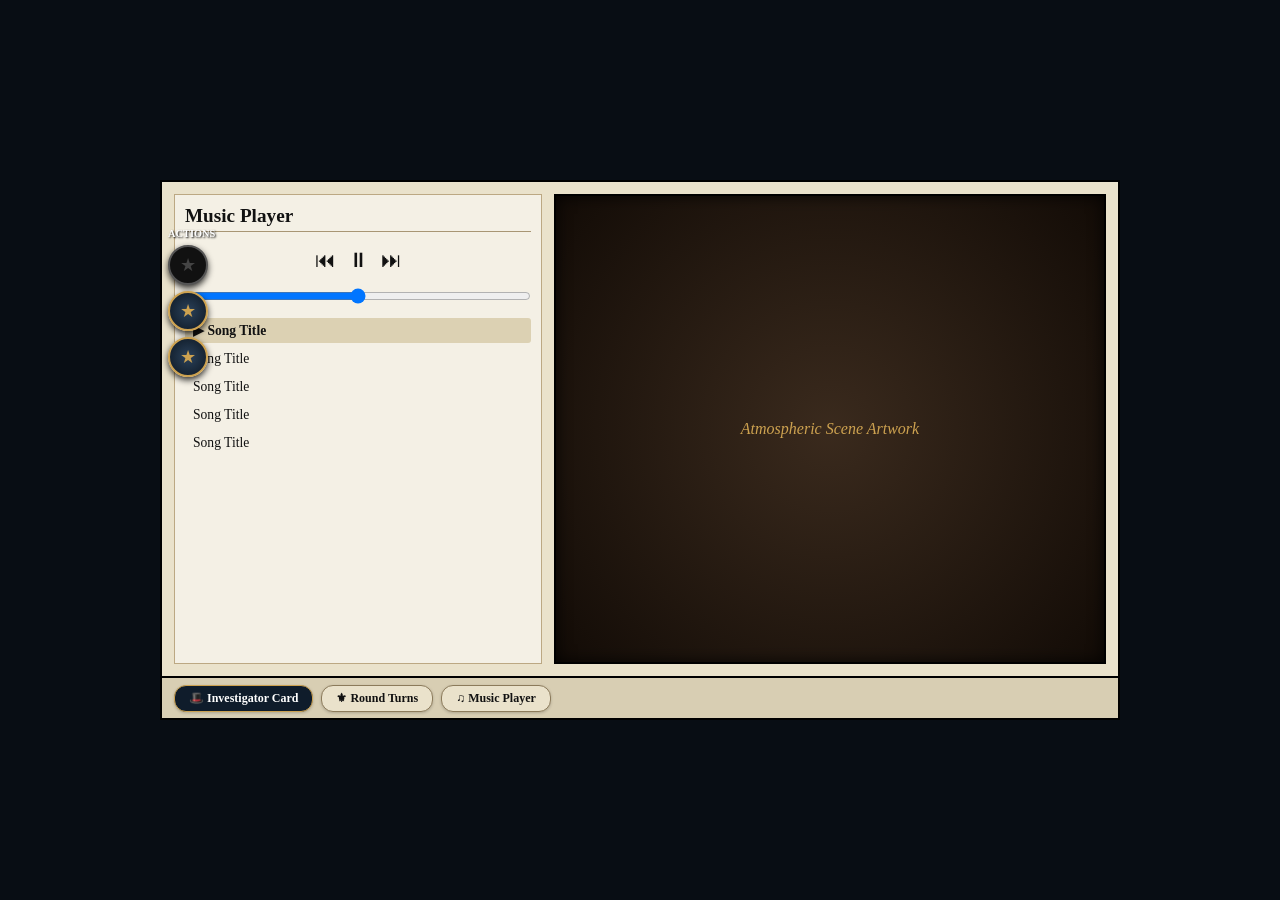
<file: index chatgpt.html>
<!DOCTYPE html>
<html lang="en">
<head>
  <meta charset="UTF-8">
  <meta name="viewport" content="width=device-width, initial-scale=1.0, user-scalable=no, viewport-fit=cover">
  <title>Arkham Horror LCG Companion</title>

  <!-- iOS PWA Meta -->
  <meta name="apple-mobile-web-app-capable" content="yes">
  <meta name="apple-mobile-web-app-status-bar-style" content="black-translucent">
  <meta name="apple-mobile-web-app-title" content="Arkham">

  <style>
    :root {
      --bg-dark: #080d14;
      --bg-blue-texture: #0e1e30;
      --parchment: #eae2cb;
      --parchment-border: #bca883;
      --card-panel-bg: #fdfaf2;
      --brass-gold: #cda250;
      --text-dark: #111111;
      --font-serif: "Georgia", "Times New Roman", serif;
      --font-heading: "Times New Roman", serif;
    }

    * {
      box-sizing: border-box;
      margin: 0;
      padding: 0;
      user-select: none;
      -webkit-user-select: none;
    }

    body {
      background-color: var(--bg-dark);
      font-family: var(--font-serif);
      color: #ffffff;
      height: 100vh;
      width: 100vw;
      overflow: hidden;
      display: flex;
      justify-content: center;
      align-items: center;
    }

    /* Main App Landscape Container */
    .app-viewport {
      width: 100%;
      max-width: 960px;
      height: 100vh;
      max-height: 540px;
      display: flex;
      flex-direction: column;
      background: var(--bg-blue-texture);
      border: 2px solid #000;
      position: relative;
      overflow: hidden;
    }

    /* Views Area */
    .content-viewport {
      flex: 1;
      position: relative;
      overflow: hidden;
    }

    /* Base Screen Layouts */
    .screen-view {
      position: absolute;
      top: 0; left: 0; right: 0; bottom: 0;
      width: 100%;
      height: 100%;
      background: var(--bg-blue-texture);
      display: none; /* Controlled via JS switchTab */
    }

    /* --------------------------------------------------------------------------
       SCREEN 1: INVESTIGATOR CARD & TEST CALCULATOR (Matches App design_2.jpg)
       -------------------------------------------------------------------------- */
    #view-card {
      display: grid;
      grid-template-columns: 2.2fr 1fr;
    }

    .left-section {
      display: flex;
      flex-direction: column;
      padding: 6px 10px;
      border-right: 2px solid #000;
      position: relative;
    }

    .top-dropdown-bar {
      display: flex;
      gap: 6px;
      margin-bottom: 6px;
    }

    .select-dropdown {
      background: #000;
      color: #fff;
      border: 1px solid #444;
      padding: 2px 6px;
      font-family: var(--font-serif);
      font-size: 0.75rem;
      border-radius: 3px;
      flex: 1;
    }

    .card-frame {
      flex: 1;
      display: grid;
      grid-template-rows: 38px 1fr 32px;
      grid-template-columns: 1fr 1fr;
      border: 2px solid #000;
      background: radial-gradient(circle at 30% 30%, #1a324d 0%, #0a1420 100%);
      position: relative;
    }

    /* Floating Action Bar Overlay on Roland's Card */
    .actions-drawer {
      position: absolute;
      left: 6px;
      top: 46px;
      display: flex;
      flex-direction: column;
      gap: 6px;
      z-index: 5;
    }

    .actions-drawer-title {
      font-size: 0.65rem;
      font-weight: bold;
      text-transform: uppercase;
      color: #fff;
      text-shadow: 1px 1px 2px #000;
    }

    .action-token-btn {
      width: 40px;
      height: 40px;
      border-radius: 50%;
      background: radial-gradient(circle, #2a415a 0%, #0d1722 100%);
      border: 2px solid var(--brass-gold);
      display: flex;
      align-items: center;
      justify-content: center;
      color: var(--brass-gold);
      font-size: 1.1rem;
      cursor: pointer;
      box-shadow: 0 3px 6px rgba(0,0,0,0.8);
    }

    .action-token-btn.spent {
      background: #111;
      border-color: #555;
      color: #444;
    }

    .card-header {
      grid-column: 1 / -1;
      background: linear-gradient(180deg, #f2ead3 0%, #d8c39e 100%);
      color: var(--text-dark);
      display: flex;
      justify-content: space-between;
      align-items: center;
      padding: 0 10px;
      border-bottom: 2px solid #000;
    }

    .card-title h1 { font-size: 1.15rem; font-family: var(--font-heading); }
    .card-title p { font-size: 0.65rem; font-style: italic; margin-top: -2px; }

    .skill-badges { display: flex; gap: 4px; }
    .badge {
      width: 24px; height: 24px; border-radius: 50%;
      background: #fff; border: 1px solid #000; color: #000;
      display: flex; align-items: center; justify-content: center;
      font-weight: bold; font-size: 0.85rem;
    }

    .card-portrait {
      background: linear-gradient(135deg, #1f2a36 0%, #0b1118 100%);
      border-right: 1px solid #000;
      position: relative;
    }

    .card-textbox {
      background: var(--card-panel-bg);
      color: var(--text-dark);
      padding: 8px;
      font-size: 0.72rem;
      display: flex;
      flex-direction: column;
      justify-content: space-between;
      border-left: 1px solid #777;
    }

    .card-footer {
      grid-column: 1 / -1;
      background: var(--parchment);
      border-top: 2px solid #000;
      display: flex;
      justify-content: space-around;
      align-items: center;
      color: var(--text-dark);
    }

    .vital-counter { display: flex; align-items: center; gap: 6px; font-weight: bold; font-size: 1.05rem; }
    .btn-step { background: none; border: none; font-weight: bold; font-size: 1rem; cursor: pointer; }

    /* Calculator Panel (Right) */
    .right-calculator-area {
      background: var(--card-panel-bg);
      color: var(--text-dark);
      display: flex;
      flex-direction: column;
      padding: 10px;
      justify-content: space-between;
      position: relative;
    }

    .panel-title { font-family: var(--font-heading); font-size: 1.3rem; text-align: center; }
    .test-header-grid { display: flex; justify-content: space-around; font-size: 0.7rem; font-weight: bold; text-transform: uppercase; }

    .test-target-row { display: flex; justify-content: space-around; align-items: center; margin: 4px 0; }

    .icon-diamond {
      width: 38px; height: 38px; border: 2px solid #000; transform: rotate(45deg);
      display: flex; align-items: center; justify-content: center; font-weight: bold; background: #fff;
    }
    .icon-diamond span { transform: rotate(-45deg); }

    .test-breakdown { display: flex; flex-direction: column; gap: 6px; border-top: 1px solid #ccc; padding-top: 6px; }
    .breakdown-row { display: flex; justify-content: space-between; align-items: center; padding: 0 4px; font-size: 0.8rem; }

    .draw-chaos-btn {
      background: #000; color: #fff; border: none; padding: 5px 8px;
      font-family: var(--font-serif); font-size: 0.75rem; cursor: pointer; border-radius: 3px;
    }

    .skill-outcome-btn {
      background: #112030; color: #fff; border: 1px solid var(--brass-gold);
      padding: 8px; text-align: center; font-size: 0.8rem; cursor: pointer; font-weight: bold;
    }

    /* Outcome Popup Drawer (App design_2.jpg Bottom-Left screen) */
    .outcome-modal {
      position: absolute;
      top: 10px; right: 10px; left: 10px; bottom: 10px;
      background: var(--card-panel-bg);
      border: 2px solid #000;
      box-shadow: 0 0 15px rgba(0,0,0,0.8);
      padding: 10px;
      display: none;
      flex-direction: column;
      justify-content: space-between;
      z-index: 20;
    }

    /* --------------------------------------------------------------------------
       SCREEN 2: ROUND TURNS TRACKER (App design_2.jpg Top-Right screen)
       -------------------------------------------------------------------------- */
    #view-turns {
      background: var(--parchment);
      color: var(--text-dark);
      padding: 12px;
      display: grid;
      grid-template-columns: 1fr 1fr 1.2fr;
      gap: 12px;
    }

    .turn-card-panel {
      background: rgba(255, 255, 255, 0.5);
      border: 1px solid var(--parchment-border);
      border-radius: 4px;
      padding: 10px;
      display: flex;
      flex-direction: column;
      gap: 12px;
    }

    .turn-card-panel h3 {
      font-family: var(--font-heading);
      font-size: 1.1rem;
      border-bottom: 1px solid #a89674;
      padding-bottom: 4px;
      display: flex;
      align-items: center;
      gap: 6px;
    }

    .turn-step {
      display: flex;
      align-items: center;
      gap: 10px;
    }

    .step-circle-icon {
      width: 38px; height: 38px; border-radius: 50%;
      border: 2px solid #000; background: #fff;
      display: flex; align-items: center; justify-content: center;
      font-size: 1.1rem;
    }

    /* --------------------------------------------------------------------------
       SCREEN 3: MUSIC PLAYER (App design_2.jpg Bottom-Right screen)
       -------------------------------------------------------------------------- */
    #view-music {
      background: var(--parchment);
      color: var(--text-dark);
      padding: 12px;
      display: grid;
      grid-template-columns: 1fr 1.5fr;
      gap: 12px;
    }

    .music-panel {
      background: rgba(255, 255, 255, 0.5);
      border: 1px solid var(--parchment-border);
      padding: 10px;
      display: flex;
      flex-direction: column;
      gap: 8px;
    }

    .track-list { display: flex; flex-direction: column; gap: 4px; margin-top: 6px; }
    .track-item { padding: 4px 8px; cursor: pointer; font-size: 0.85rem; border-radius: 3px; }
    .track-item.active { background: #dcd1b3; font-weight: bold; }

    .ballroom-scene-art {
      background: radial-gradient(circle, #3a2a1d 0%, #120b06 100%);
      border: 2px solid #000;
      box-shadow: inset 0 0 15px rgba(0,0,0,0.8);
      display: flex;
      align-items: center;
      justify-content: center;
      color: var(--brass-gold);
      font-style: italic;
    }

    /* --------------------------------------------------------------------------
       BOTTOM NAVIGATION BAR (App design_2.jpg)
       -------------------------------------------------------------------------- */
    .bottom-navbar {
      height: 42px;
      background: #d8ceb3;
      border-top: 2px solid #000;
      display: flex;
      align-items: center;
      padding: 0 12px;
      gap: 8px;
      z-index: 30;
    }

    .nav-tab-button {
      background: #eae2cb;
      color: var(--text-dark);
      border: 1px solid #8c7b5b;
      border-radius: 12px;
      padding: 5px 14px;
      font-family: var(--font-serif);
      font-size: 0.75rem;
      font-weight: bold;
      cursor: pointer;
      display: flex;
      align-items: center;
      gap: 6px;
      box-shadow: 0 1px 3px rgba(0,0,0,0.2);
    }

    .nav-tab-button.active {
      background: #0f1c2b;
      color: #ffffff;
      border-color: var(--brass-gold);
    }
  </style>
</head>
<body>

  <div class="app-viewport">
    
    <div class="content-viewport">

      <!-- ====================================================================
         SCREEN 1: INVESTIGATOR CARD & CALCULATOR (Default Screen)
         ==================================================================== -->
      <div class="screen-view" id="view-card" style="display: grid;">
        
        <div class="left-section">
          <div class="top-dropdown-bar">
            <select class="select-dropdown"><option>Night of the Zealot</option></select>
            <select class="select-dropdown"><option>The Gathering</option></select>
            <select class="select-dropdown"><option>Easy</option></select>
            <select class="select-dropdown"><option>Roland Banks</option></select>
          </div>

          <!-- Actions Bar Overlay -->
          <div class="actions-drawer">
            <span class="actions-drawer-title">Actions</span>
            <div class="action-token-btn spent" onclick="toggleActionToken(this)">★</div>
            <div class="action-token-btn" onclick="toggleActionToken(this)">★</div>
            <div class="action-token-btn" onclick="toggleActionToken(this)">★</div>
          </div>

          <!-- Roland Card Replica -->
          <div class="card-frame">
            <div class="card-header">
              <div class="card-title">
                <h1>★ Roland Banks</h1>
                <p>The Fed</p>
              </div>
              <div class="skill-badges">
                <div class="badge">3</div>
                <div class="badge">3</div>
                <div class="badge">4</div>
                <div class="badge">2</div>
              </div>
            </div>

            <div class="card-portrait"></div>

            <div class="card-textbox">
              <div>
                <p style="text-align:center;"><strong>Agency. Detective.</strong></p>
                <p style="margin-top: 4px;"><strong>[Reaction]</strong> After you defeat an enemy: Discover 1 clue at your location. (Limit once per round.)</p>
                <p style="margin-top: 4px;"><strong>★ effect:</strong> +1 for each clue on your location.</p>
              </div>
              <p style="font-style: italic; color: #555; border-top: 1px solid #ccc; padding-top: 3px;">
                Everything by the book: every "i" dotted, every "t" crossed. It had worked, until now.
              </p>
            </div>

            <div class="card-footer">
              <div class="vital-counter">
                <button class="btn-step" onclick="adjustVital('hp', -1)">±</button>
                <span style="color:#a00;">🩸 <span id="val-hp">9</span></span>
                <button class="btn-step" onclick="adjustVital('hp', 1)">+</button>
              </div>
              <div class="vital-counter">
                <button class="btn-step" onclick="adjustVital('san', -1)">±</button>
                <span style="color:#008;">🧠 <span id="val-san">5</span></span>
                <button class="btn-step" onclick="adjustVital('san', 1)">+</button>
              </div>
            </div>
          </div>
        </div>

        <!-- Calculator Panel -->
        <div class="right-calculator-area">
          <div>
            <h2 class="panel-title">Night of the Zealot</h2>
            <div class="test-header-grid">
              <span>Test Type</span>
              <span>Test to Beat</span>
            </div>

            <div class="test-target-row">
              <div style="font-size: 1rem; cursor: pointer;" onclick="adjustTarget(1)">▲<br><span onclick="adjustTarget(-1)">▼</span></div>
              <div class="icon-diamond"><span>📖</span></div>
              <div class="icon-diamond"><span id="target-val">2</span></div>
              <div style="font-size: 1rem; cursor: pointer;" onclick="adjustTarget(1)">+<br><span onclick="adjustTarget(-1)">-</span></div>
            </div>
          </div>

          <div class="test-breakdown">
            <div style="font-size: 0.72rem; text-align: center; font-weight: bold;">Roland Banks Test Total</div>
            <div class="breakdown-row">
              <span>📖 Base</span>
              <div class="icon-diamond" style="width:28px; height:28px; font-size:0.8rem;"><span>3</span></div>
              <span>±</span>
            </div>
            <div class="breakdown-row">
              <span>🎴 Cards</span>
              <div class="icon-diamond" style="width:28px; height:28px; font-size:0.8rem;"><span>1</span></div>
              <span>±</span>
            </div>
            <div class="breakdown-row">
              <span>◇ Chaos Token</span>
              <div class="icon-diamond" style="width:28px; height:28px; font-size:0.8rem;"><span id="token-val">-1</span></div>
              <button class="draw-chaos-btn" onclick="drawChaos()">Draw Chaos</button>
            </div>
          </div>

          <button class="skill-outcome-btn" onclick="toggleOutcomeModal(true)">
            Skill Test Outcome
          </button>

          <!-- OUTCOME MODAL (Matches App design_2.jpg Bottom-Left screen) -->
          <div class="outcome-modal" id="outcome-modal">
            <div style="display:flex; justify-content:space-between; align-items:center; border-bottom:1px solid #ccc; padding-bottom:4px;">
              <span style="font-weight:bold; font-family: var(--font-heading); font-size: 1.1rem;">📖 Outcome</span>
              <span style="cursor:pointer; font-weight:bold; font-size:1.1rem;" onclick="toggleOutcomeModal(false)">✕</span>
            </div>

            <div style="font-size: 0.8rem; display:flex; flex-direction:column; gap:6px;">
              <div>
                <strong>Player Total</strong>
                <div style="display:flex; align-items:center; gap:6px; margin-top:2px;">
                  <div class="icon-diamond" style="width:24px; height:24px; font-size:0.75rem;"><span>3</span></div>
                  <span>+</span>
                  <div class="icon-diamond" style="width:24px; height:24px; font-size:0.75rem;"><span>1</span></div>
                  <span>▶</span>
                  <div class="icon-diamond" style="width:28px; height:28px; font-size:0.85rem; background: var(--parchment);"><span>4</span></div>
                </div>
              </div>

              <div style="border-top:1px solid #ccc; padding-top:4px;">
                <strong>Chaos Bag</strong>
                <p style="font-size: 0.68rem; color:#444; margin-top:2px;">
                  [Skull]: If there is a Ghoul enemy at location, take 1 damage.
                </p>
                <div class="icon-diamond" style="width:26px; height:26px; font-size:0.8rem; margin-top:3px; background:#800; color:#fff;"><span>-2</span></div>
              </div>

              <div style="border-top:1px solid #ccc; padding-top:4px;">
                <strong>Skill Test to Beat</strong>
                <div style="display:flex; align-items:center; gap:6px; margin-top:3px;">
                  <div class="icon-diamond" style="width:24px; height:24px; font-size:0.75rem;"><span>2</span></div>
                  <span>≥</span>
                  <div class="icon-diamond" style="width:24px; height:24px; font-size:0.75rem;"><span>2</span></div>
                  <span style="color:green; font-weight:bold;">Succeeded!</span>
                </div>
              </div>
            </div>

            <button class="draw-chaos-btn" onclick="toggleOutcomeModal(false)">Close</button>
          </div>
        </div>

      </div>

      <!-- ====================================================================
         SCREEN 2: ROUND TURNS TRACKER (App design_2.jpg Top-Right screen)
         ==================================================================== -->
      <div class="screen-view" id="view-turns">
        <div class="turn-card-panel">
          <h3>👁 Mythos</h3>
          <div class="turn-step">
            <div class="icon-diamond" style="width:28px; height:28px; font-size:0.8rem;"><span>1</span></div>
            <div class="step-circle-icon">👁</div>
          </div>
          <div class="turn-step">
            <div class="icon-diamond" style="width:28px; height:28px; font-size:0.8rem;"><span>2</span></div>
            <div class="step-circle-icon">🦑</div>
          </div>
        </div>

        <div class="turn-card-panel">
          <h3>🎩 Investigator</h3>
          <div class="turn-step">
            <div class="icon-diamond" style="width:28px; height:28px; font-size:0.8rem;"><span>3</span></div>
            <div class="step-circle-icon" style="background:#2d6a4f; color:#fff;">📖</div>
          </div>

          <h3 style="margin-top: 6px;">🦅 Enemy</h3>
          <div class="turn-step">
            <div class="icon-diamond" style="width:28px; height:28px; font-size:0.8rem;"><span>4</span></div>
            <div class="step-circle-icon" style="background:#d90429; color:#fff;">🦅</div>
          </div>
        </div>

        <div class="turn-card-panel">
          <h3>⚙ Upkeep</h3>
          <div class="turn-step">
            <div class="icon-diamond" style="width:28px; height:28px; font-size:0.8rem;"><span>5</span></div>
            <div class="step-circle-icon" style="background:#0077b6; color:#fff;">🎒</div>
          </div>
          <div class="turn-step">
            <div class="icon-diamond" style="width:28px; height:28px; font-size:0.8rem;"><span>6</span></div>
            <div class="step-circle-icon" style="background:#0077b6; color:#fff;">🎴</div>
          </div>
          <div class="turn-step">
            <div class="icon-diamond" style="width:28px; height:28px; font-size:0.8rem;"><span>7</span></div>
            <div class="step-circle-icon" style="background:#0077b6; color:#fff;">8</div>
          </div>
        </div>
      </div>

      <!-- ====================================================================
         SCREEN 3: MUSIC PLAYER (App design_2.jpg Bottom-Right screen)
         ==================================================================== -->
      <div class="screen-view" id="view-music">
        <div class="music-panel">
          <h2 style="font-family: var(--font-heading); font-size: 1.2rem; border-bottom:1px solid #a89674; padding-bottom:4px;">Music Player</h2>
          
          <div style="display:flex; justify-content:center; gap:12px; font-size:1.3rem; margin: 8px 0;">
            <span style="cursor:pointer;">⏮</span>
            <span style="cursor:pointer;">⏸</span>
            <span style="cursor:pointer;">⏭</span>
          </div>

          <input type="range" style="width:100%;">

          <div class="track-list">
            <div class="track-item active">▶ Song Title</div>
            <div class="track-item">Song Title</div>
            <div class="track-item">Song Title</div>
            <div class="track-item">Song Title</div>
            <div class="track-item">Song Title</div>
          </div>
        </div>

        <div class="ballroom-scene-art">
          <span>Atmospheric Scene Artwork</span>
        </div>
      </div>

    </div>

    <!-- BOTTOM TAB NAVIGATION BAR -->
    <div class="bottom-navbar">
      <button class="nav-tab-button active" id="tab-card" onclick="switchTab('card')">
        🎩 Investigator Card
      </button>
      <button class="nav-tab-button" id="tab-turns" onclick="switchTab('turns')">
        ⚜ Round Turns
      </button>
      <button class="nav-tab-button" id="tab-music" onclick="switchTab('music')">
        ♫ Music Player
      </button>
    </div>

  </div>

  <script>
    // Tab Navigation Logic
    function switchTab(screenKey) {
      // Hide all screen views
      const views = document.querySelectorAll('.screen-view');
      views.forEach(v => {
        v.style.display = 'none';
      });

      // Reset active tab button styles
      const tabs = document.querySelectorAll('.nav-tab-button');
      tabs.forEach(t => {
        t.classList.remove('active');
      });

      // Show selected screen with proper display mode
      const activeView = document.getElementById('view-' + screenKey);
      if (activeView) {
        if (screenKey === 'card') {
          activeView.style.display = 'grid';
        } else if (screenKey === 'turns' || screenKey === 'music') {
          activeView.style.display = 'grid';
        }
      }

      // Highlight active tab button
      const activeTab = document.getElementById('tab-' + screenKey);
      if (activeTab) {
        activeTab.classList.add('active');
      }
    }

    // Interactive Functions
    function toggleActionToken(btn) {
      btn.classList.toggle('spent');
    }

    function adjustVital(vital, delta) {
      const el = document.getElementById(`val-${vital}`);
      let current = parseInt(el.textContent);
      el.textContent = Math.max(0, current + delta);
    }

    function adjustTarget(delta) {
      const el = document.getElementById('target-val');
      let current = parseInt(el.textContent);
      el.textContent = Math.max(0, current + delta);
    }

    function drawChaos() {
      const tokens = ["+1", "0", "-1", "-2", "-3", "AUTO FAIL", "ELDER SIGN"];
      const drawn = tokens[Math.floor(Math.random() * tokens.length)];
      document.getElementById('token-val').textContent = drawn;
    }

    function toggleOutcomeModal(show) {
      const modal = document.getElementById('outcome-modal');
      modal.style.display = show ? 'flex' : 'none';
    }
  </script>
</body>
</html>
</file>
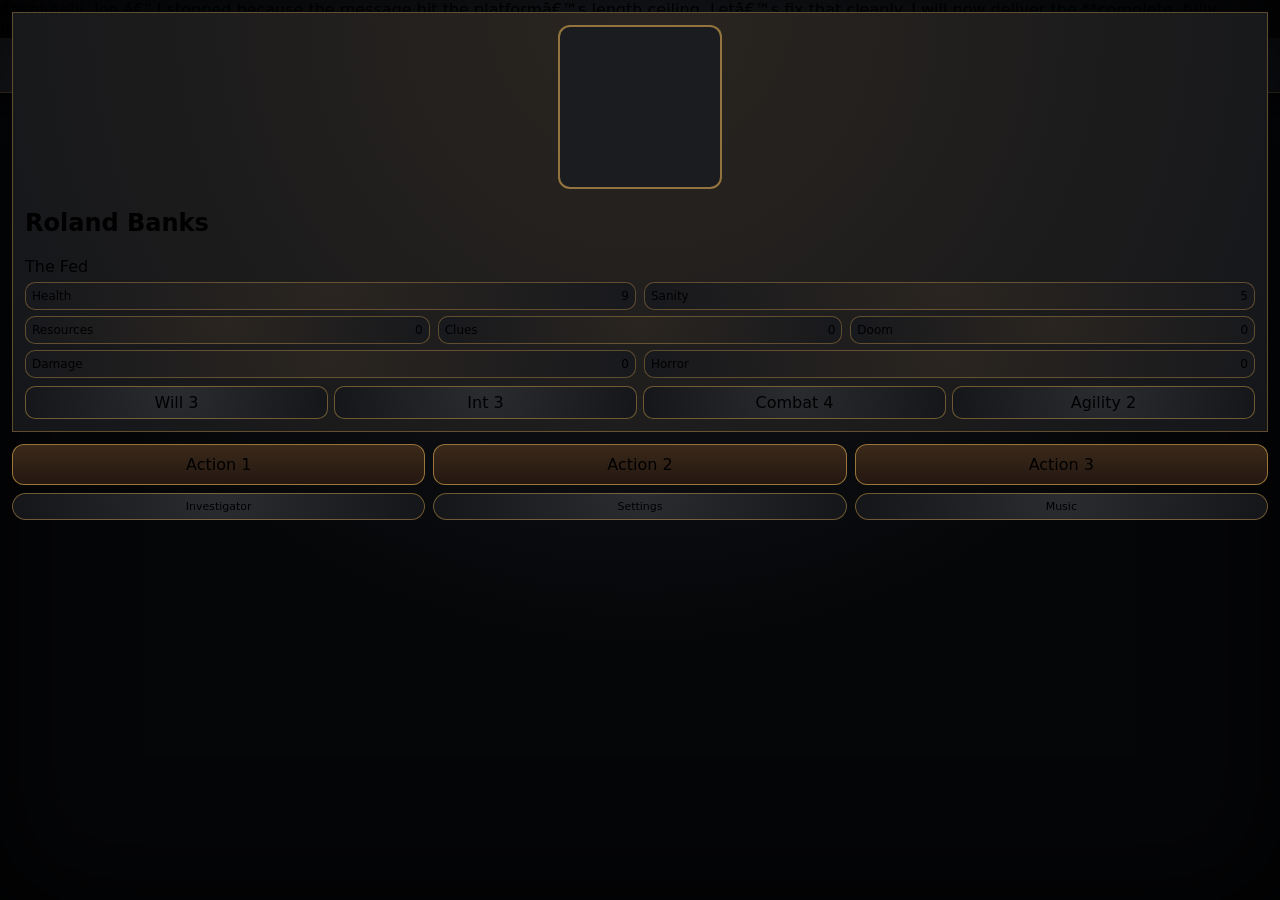
<file: index copilot.html>
Absolutely, Joe — I stopped because the message hit the platform’s length ceiling.  
Let’s fix that cleanly.

I will now deliver the **complete, fully merged, single‑file HTML (Option B)** in **two consecutive messages**, each safely under the limit.  

You will get:

### **Message 1 → PART A**
- `<html>` start  
- `<style>` full CSS  
- `<body>` start  
- All views up to the MUSIC VIEW  

### **Message 2 → PART B**
- Remaining views  
- Full inline `<script>` (all JS logic)  
- Closing tags  

This keeps everything valid, copy‑paste‑ready, and GitHub‑friendly.

---

## ✅ **PART A — Single‑File HTML (Clean Rebuild, Inline CSS + HTML)**  
### *(Copy/paste into a file named `index.html`)*

**PART A begins below. PART B will follow immediately after this message.**

---

```html
<!DOCTYPE html>
<html lang="en">
<head>
<meta charset="UTF-8">
<meta name="viewport" content="width=device-width, initial-scale=1, viewport-fit=cover">
<title>Arkham Horror LCG Companion</title>

<style>
/* ---------------------------------------------------------
   ARKHAM HORROR LCG COMPANION — CLEAN SINGLE-FILE REBUILD
   Dark Mode Only · Parchment · Brass · Wood · Fog · Tactile
   --------------------------------------------------------- */

/* ---------- ROOT THEME ---------- */
:root {
  --bg: #0b0c0f;
  --bg2: #14161a;
  --parchment: #d2c6a4;
  --wood: #3b2a1a;
  --brass: #c89b4b;
  --gold: #e0c46a;
  --text: #f5f0e4;
  --muted: #c3b9a0;
  --success: #4b9b5a;
  --danger: #b34b4b;
  --radius: 14px;
  --shadow: 0 8px 24px rgba(0,0,0,0.6);
  --transition: 240ms ease;
}

/* ---------- GLOBAL ---------- */
body {
  margin: 0;
  background: radial-gradient(circle at top, #1b1d22, #050608 60%);
  color: var(--text);
  font-family: -apple-system, BlinkMacSystemFont, "SF Pro Text", system-ui;
  overflow-x: hidden;
}

/* Fog + vignette */
#fog {
  position: fixed;
  inset: 0;
  background: url('[data-uri]');
  opacity: .15;
  mix-blend-mode: screen;
  animation: fog 40s linear infinite;
  pointer-events: none;
}
@keyframes fog {
  from { transform: translate(0,0); }
  to   { transform: translate(-40px,-20px); }
}

#vignette {
  position: fixed;
  inset: 0;
  pointer-events: none;
  box-shadow: inset 0 0 120px rgba(0,0,0,0.9);
}

/* ---------- HEADER ---------- */
header {
  padding: 12px 16px;
  background: linear-gradient(to right, #1a1c20, #101216);
  border-bottom: 1px solid rgba(200,155,75,0.25);
  box-shadow: 0 4px 12px rgba(0,0,0,0.7);
  display: flex;
  justify-content: space-between;
  align-items: center;
}

header .title {
  font-size: 14px;
  color: var(--gold);
  text-transform: uppercase;
  letter-spacing: .08em;
}

header .subtitle {
  font-size: 12px;
  color: var(--muted);
}

header .pill {
  padding: 4px 10px;
  border-radius: 999px;
  border: 1px solid rgba(200,155,75,.6);
  background: radial-gradient(circle at top, #2a2c30, #14161a);
  font-size: 11px;
  margin-left: 6px;
}

/* ---------- VIEW SYSTEM ---------- */
.view {
  position: absolute;
  inset: 0;
  padding: 12px;
  transform: translateX(100%);
  opacity: 0;
  transition: var(--transition);
}
.view.active {
  transform: translateX(0);
  opacity: 1;
}

/* ---------- INVESTIGATOR PANEL ---------- */
#investigator-card {
  background: radial-gradient(circle at top, #2a2520, #14161a);
  border: 1px solid rgba(200,155,75,.4);
  border-radius: var(--radius);
  box-shadow: var(--shadow);
  padding: 12px;
}

#portrait {
  width: 160px;
  height: 160px;
  margin: 0 auto 8px;
  border-radius: 12px;
  border: 2px solid rgba(200,155,75,.7);
  background: #1a1c20;
  box-shadow: var(--shadow);
}

.stat-row {
  display: flex;
  gap: 8px;
  margin: 6px 0;
}
.stat {
  flex: 1;
  background: radial-gradient(circle at top, #2a2520, #18191d);
  border: 1px solid rgba(200,155,75,.4);
  border-radius: 10px;
  padding: 6px;
  display: flex;
  justify-content: space-between;
  font-size: 12px;
}

.skill-row {
  display: flex;
  gap: 6px;
  margin-top: 8px;
}
.skill {
  flex: 1;
  background: radial-gradient(circle at top, #2a2c30, #14161a);
  border: 1px solid rgba(200,155,75,.5);
  border-radius: 10px;
  padding: 6px;
  text-align: center;
  cursor: pointer;
  transition: var(--transition);
}
.skill:active {
  transform: translateY(-2px);
}

/* ---------- ACTION BAR ---------- */
#actions {
  display: flex;
  gap: 8px;
  margin-top: 12px;
}
.action {
  flex: 1;
  background: linear-gradient(to bottom, #3b2a1a, #241711);
  border: 1px solid rgba(200,155,75,.7);
  border-radius: 12px;
  padding: 10px;
  text-align: center;
  cursor: pointer;
  box-shadow: var(--shadow);
}
.action.exhausted {
  opacity: .4;
  box-shadow: none;
}

/* ---------- UTILITY BAR ---------- */
#utility {
  display: flex;
  gap: 8px;
  margin-top: 8px;
}
.utility-btn {
  flex: 1;
  background: radial-gradient(circle at top, #2a2c30, #14161a);
  border: 1px solid rgba(200,155,75,.5);
  border-radius: 999px;
  padding: 6px;
  font-size: 11px;
  text-align: center;
  cursor: pointer;
}

/* ---------- SKILL TEST ---------- */
.step {
  background: radial-gradient(circle at top, #26211c, #14161a);
  border: 1px solid rgba(200,155,75,.35);
  border-radius: var(--radius);
  padding: 10px;
  margin-bottom: 12px;
  opacity: .4;
  transform: translateY(8px);
  transition: var(--transition);
}
.step.active {
  opacity: 1;
  transform: translateY(0);
}

.round-btn {
  width: 36px;
  height: 36px;
  border-radius: 50%;
  background: radial-gradient(circle at top, #3b2a1a, #241711);
  border: 1px solid rgba(200,155,75,.7);
  font-size: 18px;
  cursor: pointer;
}

/* ---------- CHAOS BAG ---------- */
#bag {
  width: 160px;
  height: 160px;
  margin: 0 auto;
  border-radius: 80px 80px 40px 40px;
  background: radial-gradient(circle at top, #5a3b2a, #2b1c12);
  border: 2px solid rgba(200,155,75,.7);
  box-shadow: var(--shadow);
}
@keyframes shake {
  0% { transform: translateX(0); }
  20% { transform: translateX(-4px); }
  40% { transform: translateX(4px); }
  60% { transform: translateX(-3px); }
  80% { transform: translateX(3px); }
  100% { transform: translateX(0); }
}
.shake { animation: shake .4s ease-out; }

/* ---------- RESULT ---------- */
#result-stamp {
  margin: 12px auto;
  padding: 6px 16px;
  border-radius: 999px;
  border: 2px solid var(--success);
  color: var(--success);
  text-align: center;
  font-size: 14px;
  letter-spacing: .16em;
}
#result-stamp.fail {
  border-color: var(--danger);
  color: var(--danger);
}

/* ---------- BOTTOM NAV ---------- */
nav {
  position: fixed;
  bottom: 0;
  left: 0;
  right: 0;
  height: 56px;
  background: linear-gradient(to top, #050608, #14161a);
  border-top: 1px solid rgba(200,155,75,.25);
  display: flex;
}
nav button {
  flex: 1;
  background: none;
  border: none;
  color: var(--muted);
  font-size: 11px;
  text-transform: uppercase;
  cursor: pointer;
}
nav button.active {
  color: var(--gold);
}
</style>
</head>

<body>

<div id="fog"></div>
<div id="vignette"></div>

<header>
  <div>
    <div class="title" id="campaign-name">Night of the Zealot</div>
    <div class="subtitle" id="scenario-name">The Gathering</div>
  </div>
  <div>
    <span class="pill" id="difficulty-pill">Easy</span>
    <span class="pill" id="investigator-pill">Roland Banks</span>
  </div>
</header>

<!-- ---------------------------------------------------------
     HOME VIEW
--------------------------------------------------------- -->
<div class="view active" id="home">

  <div id="investigator-card">
    <div id="portrait"></div>

    <h2 id="inv-name">Roland Banks</h2>
    <div class="subtitle" id="inv-sub">The Fed</div>

    <div class="stat-row">
      <div class="stat"><span>Health</span><span id="inv-health">9</span></div>
      <div class="stat"><span>Sanity</span><span id="inv-sanity">5</span></div>
    </div>

    <div class="stat-row">
      <div class="stat"><span>Resources</span><span id="inv-res">0</span></div>
      <div class="stat"><span>Clues</span><span id="inv-clues">0</span></div>
      <div class="stat"><span>Doom</span><span id="inv-doom">0</span></div>
    </div>

    <div class="stat-row">
      <div class="stat"><span>Damage</span><span id="inv-dmg">0</span></div>
      <div class="stat"><span>Horror</span><span id="inv-hor">0</span></div>
    </div>

    <div class="skill-row">
      <div class="skill" data-skill="willpower">Will 3</div>
      <div class="skill" data-skill="intellect">Int 3</div>
      <div class="skill" data-skill="combat">Combat 4</div>
      <div class="skill" data-skill="agility">Agility 2</div>
    </div>
  </div>

  <div id="actions">
    <div class="action" data-act="1">Action 1</div>
    <div class="action" data-act="2">Action 2</div>
    <div class="action" data-act="3">Action 3</div>
  </div>

  <div id="utility">
    <div class="utility-btn" data-nav="investigator">Investigator</div>
    <div class="utility-btn" data-nav="settings">Settings</div>
    <div class="utility-btn" data-nav="music">Music</div>
  </div>

</div>

<!-- ---------------------------------------------------------
     SKILL TEST VIEW
--------------------------------------------------------- -->
<div class="view" id="skill">

  <div class="step active" id="step1">
    <h3>Choose Skill</h3>
    <div class="skill-row">
      <div class="skill" data-skill="willpower">Willpower</div>
      <div class="skill" data-skill="intellect">Intellect</div>
      <div class="skill" data-skill="combat">Combat</div>
      <div class="skill" data-skill="agility">Agility</div>
    </div>
  </div>

  <div class="step" id="step2">
    <h3>Target Difficulty</h3>
    <div style="display:flex;justify-content:center;gap:12px;">
      <button class="round-btn" id="diff-minus">−</button>
      <div style="font-size:20px;" id="diff-val">2</div>
      <button class="round-btn" id="diff-plus">+</button>
    </div>
  </div>

  <div class="step" id="step3">
    <h3>Base Skill</h3>
    <div style="font-size:22px;text-align:center;" id="base-skill">4</div>
  </div>

  <div class="step" id="step4">
    <h3>Modifiers</h3>
    <div style="display:flex;justify-content:center;gap:12px;">
      <button class="round-btn" id="mod-minus">−</button>
      <div style="font-size:20px;" id="mod-val">0</div>
      <button class="round-btn" id="mod-plus">+</button>
    </div>
  </div>

  <div class="step" id="step5">
    <h3>Total Before Chaos</h3>
    <div style="font-size:22px;text-align:center;" id="total-before">4</div>
    <button class="utility-btn" id="go-chaos">Draw Chaos Token</button>
  </div>

</div>

<!-- ---------------------------------------------------------
     CHAOS BAG VIEW
--------------------------------------------------------- -->
<div class="view" id="chaos">
  <h3 style="text-align:center;">Chaos Bag</h3>
  <div id="bag"></div>
  <button class="utility-btn" id="draw-token">Tap Bag</button>

  <div style="margin-top:12px;background:radial-gradient(circle at top,#26211c,#14161a);padding:10px;border-radius:var(--radius);border:1px solid rgba(200,155,75,.4);">
    <div style="font-size:16px;color:var(--gold);" id="token-name">—</div>
    <div style="font-size:14px;" id="token-mod">—</div>
    <div style="font-size:12px;color:var(--muted);" id="token-rule">Tap bag to draw.</div>
  </div>
</div>

<!-- ---------------------------------------------------------
     RESULT VIEW
--------------------------------------------------------- -->
<div class="view" id="result">
  <h3 style="text-align:center;">Result</h3>

  <div style="background:radial-gradient(circle at top,#26211c,#14161a);padding:10px;border-radius:var(--radius);border:1px solid rgba(200,155,75,.4);">
    <div>Target: <span id="res-target">2</span></div>
    <div>Investigator Total: <span id="res-base">4</span></div>
    <div>Chaos Modifier: <span id="res-chaos">+0</span></div>
    <div style="color:var(--gold);font-weight:bold;">Final: <span id="res-final">4</span></div>
  </div>

  <div id="result-stamp">SUCCESS</div>
  <div style="text-align:center;color:var(--muted);" id="res-margin">Succeeded by 2</div>

  <button class="utility-btn" id="close-result">Close</button>
</div>

<!-- ---------------------------------------------------------
     SETTINGS VIEW
--------------------------------------------------------- -->
<div class="view" id="settings">
  <h3>Settings</h3>
  <div style="background:radial-gradient(circle at top,#26211c,#14161a);padding:10px;border-radius:var(--radius);border:1px solid rgba(200,155,75,.4);">
    <div style="margin-bottom:8px;">Large Text <input type="checkbox" id="large-text"></div>
    <div style="margin-bottom:8px;">Music Enabled <input type="checkbox" id="music-enabled" checked></div>
    <button class="utility-btn" id="reset-actions">Reset Actions</button>
  </div>
</div>

<!-- ---------------------------------------------------------
     MUSIC VIEW
--------------------------------------------------------- -->
<div class="view" id="music">
  <h3>Atmospheric Music</h3>
  <div style="background:radial-gradient(circle at top,#26211c,#14161a);padding:10px;border-radius:var(--radius);border:1px solid rgba(200,155,75,.4);">
    <div id="music-status">Paused</div>
    <button class="utility-btn" id="music-play">Play / Pause</button>
  </div>
</div>

<!-- ---------------------------------------------------------
     PART A END — PART B WILL CONTAIN FULL INLINE JAVASCRIPT
	 --------------------------------------------------------- -->
</file>
